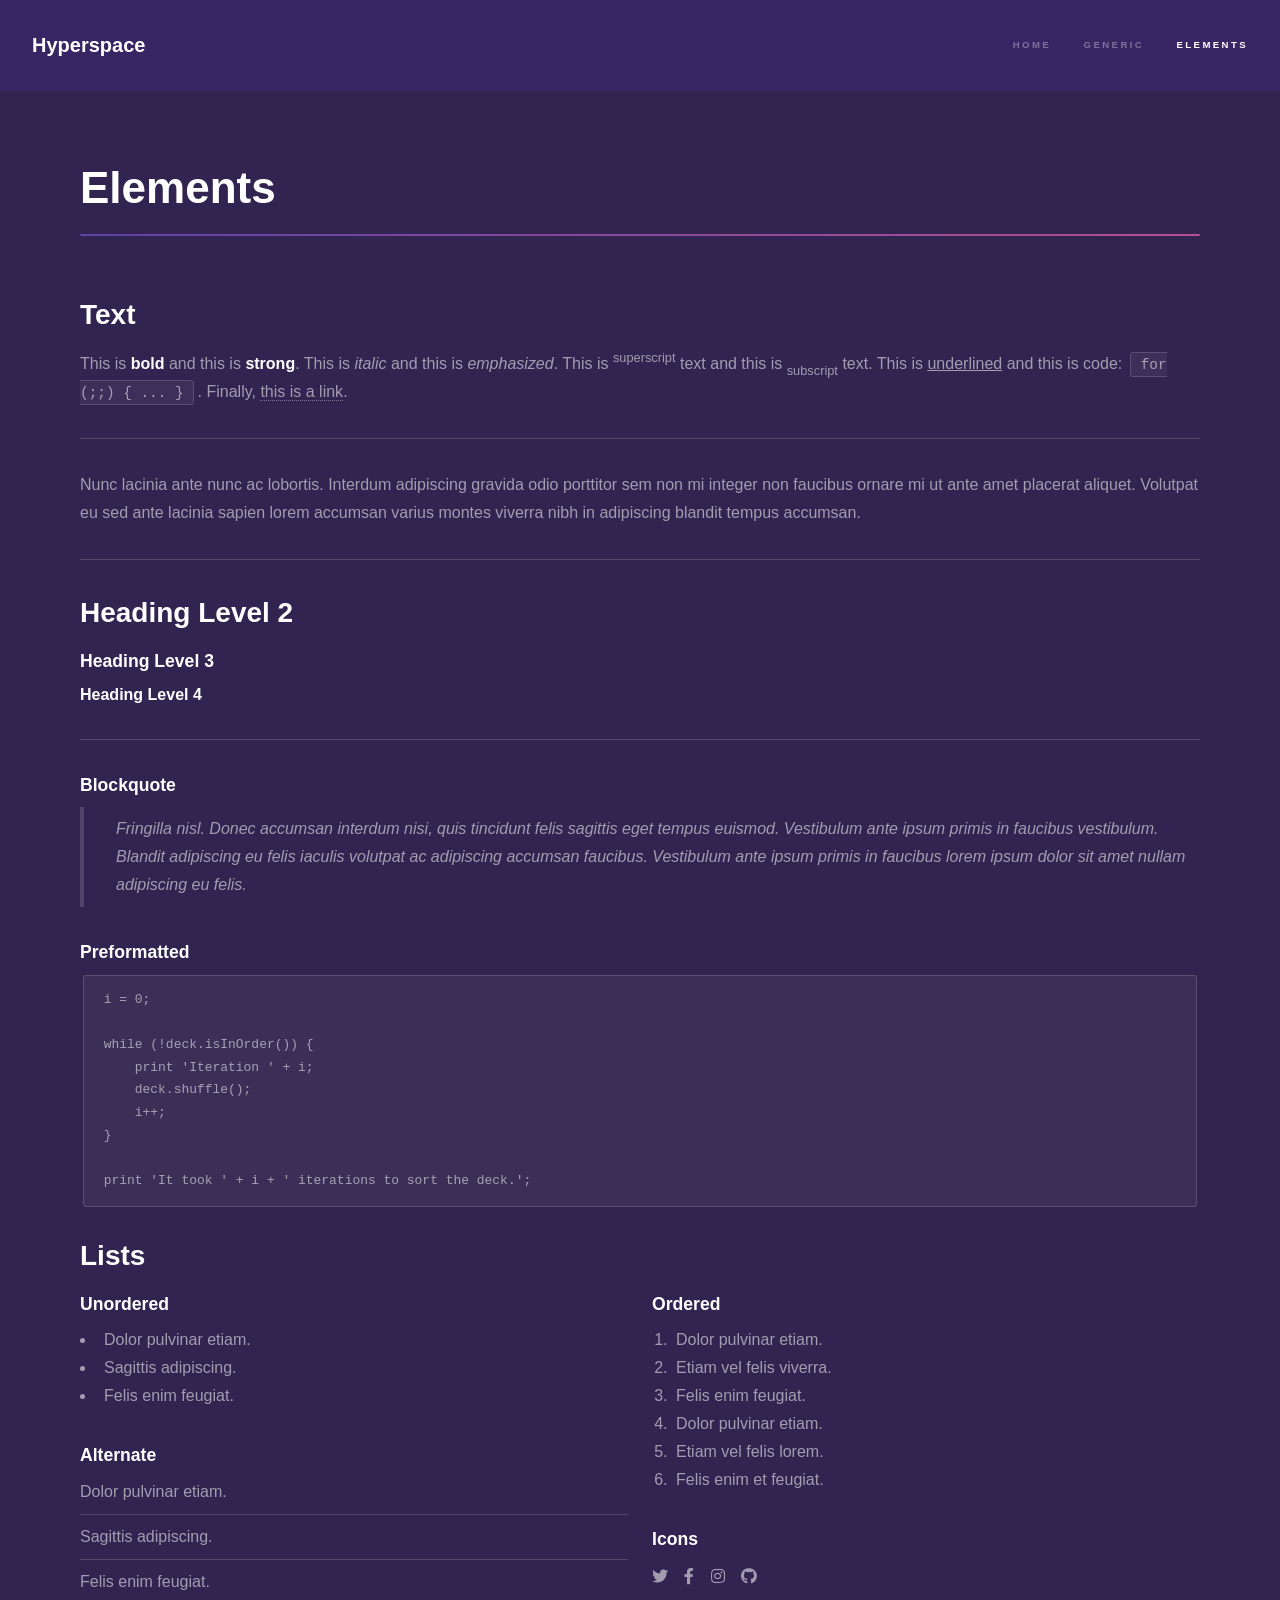
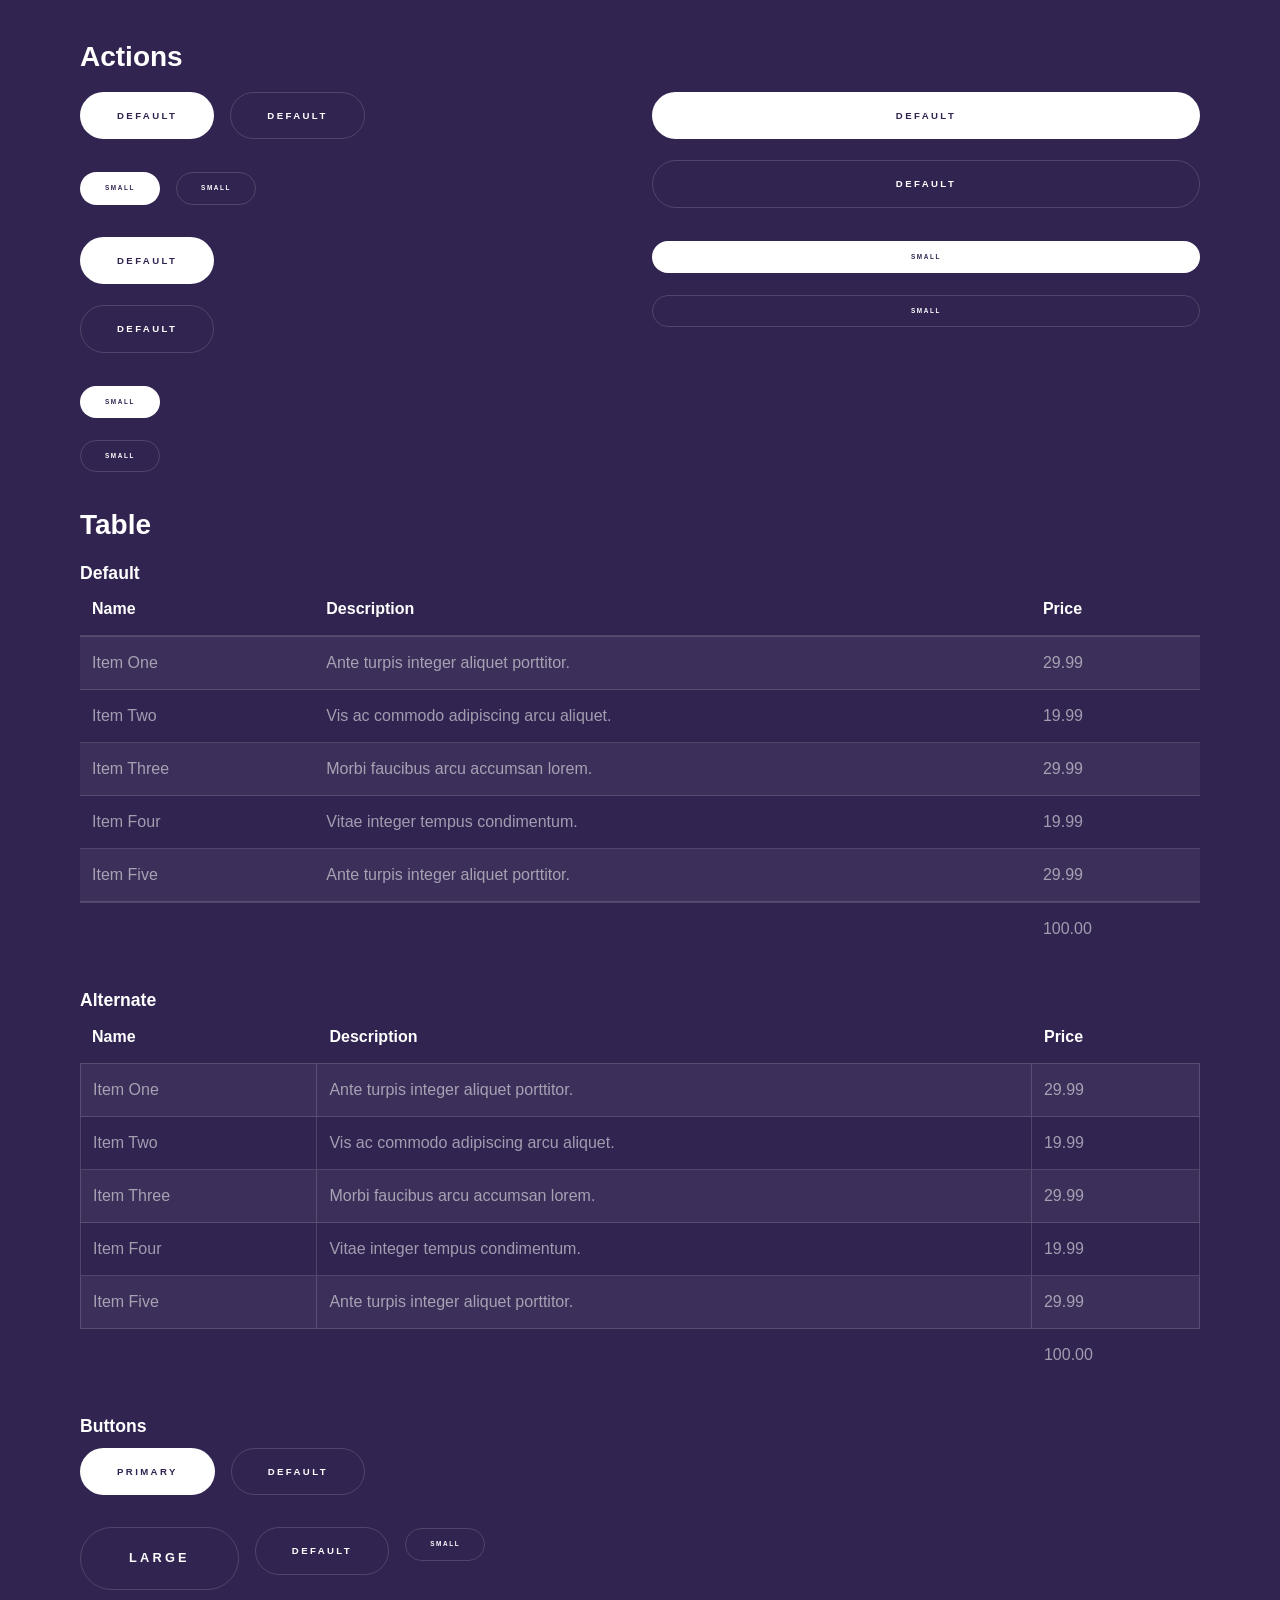
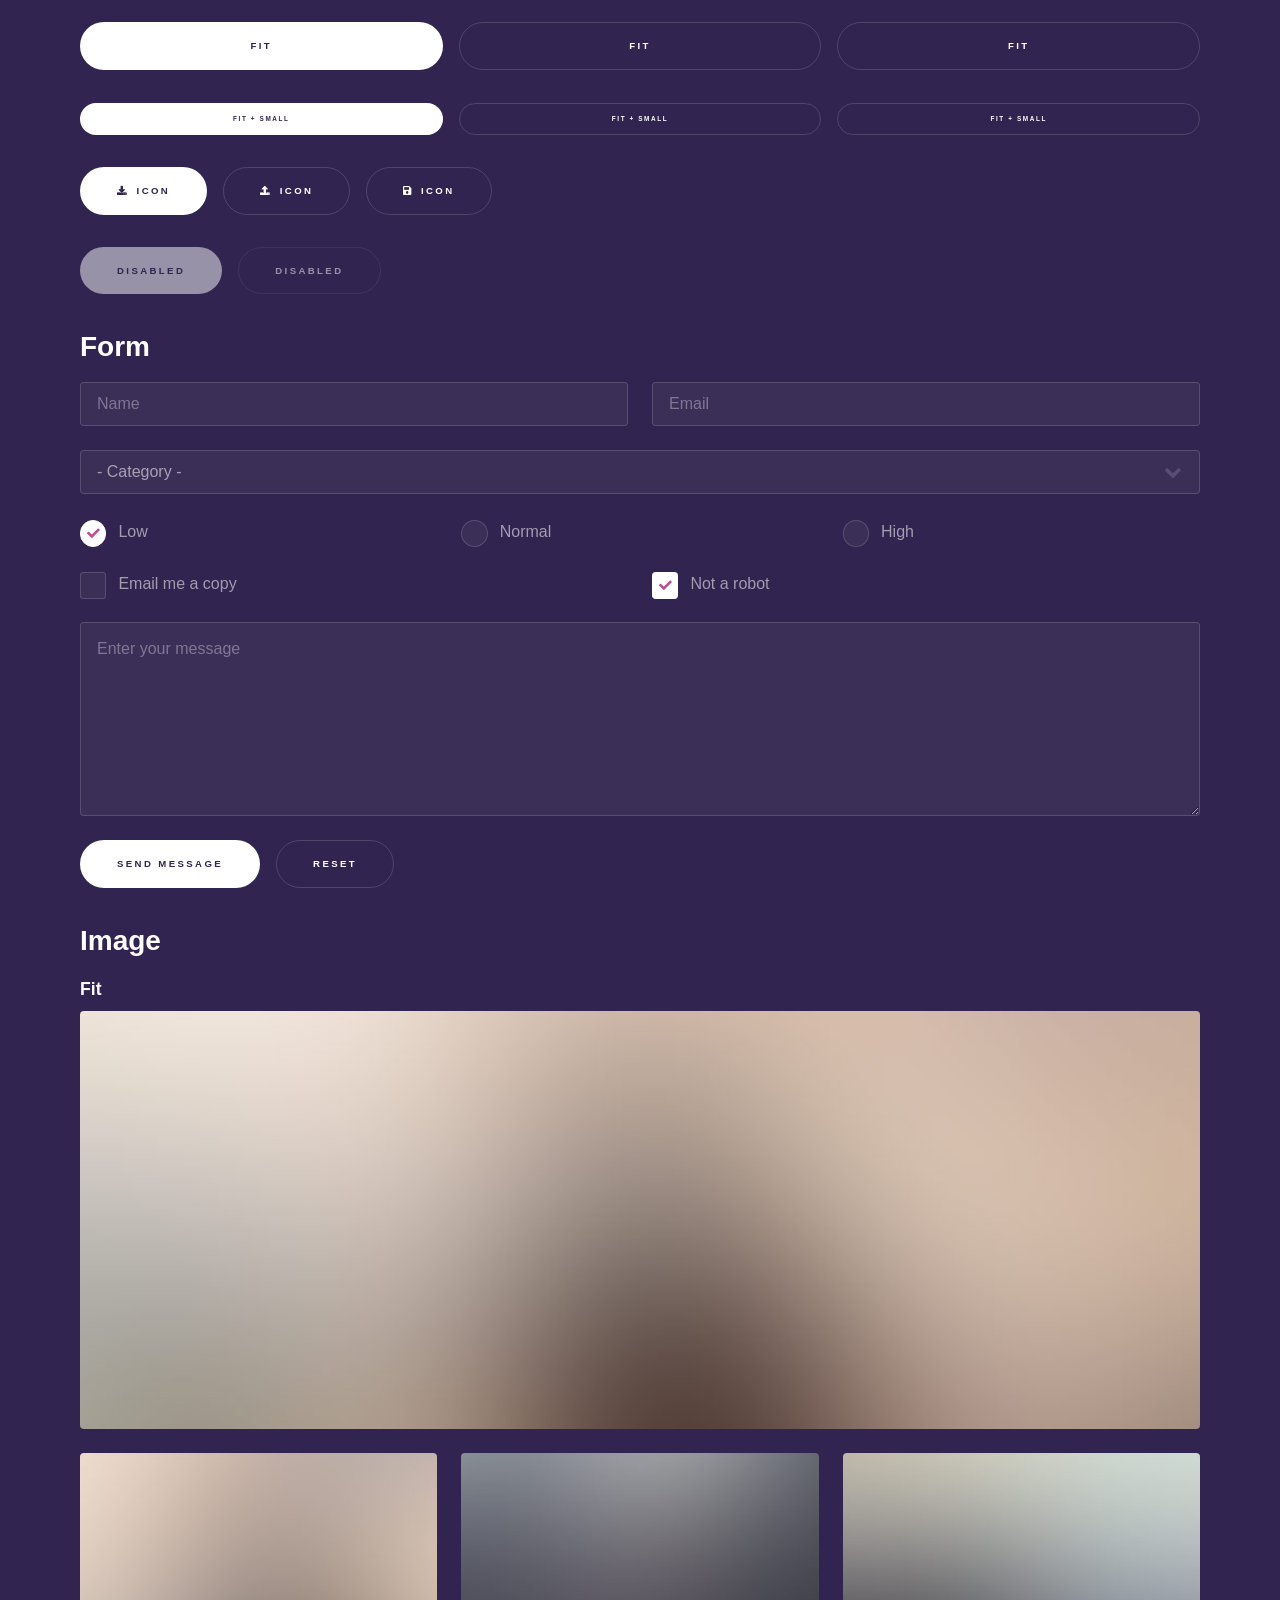
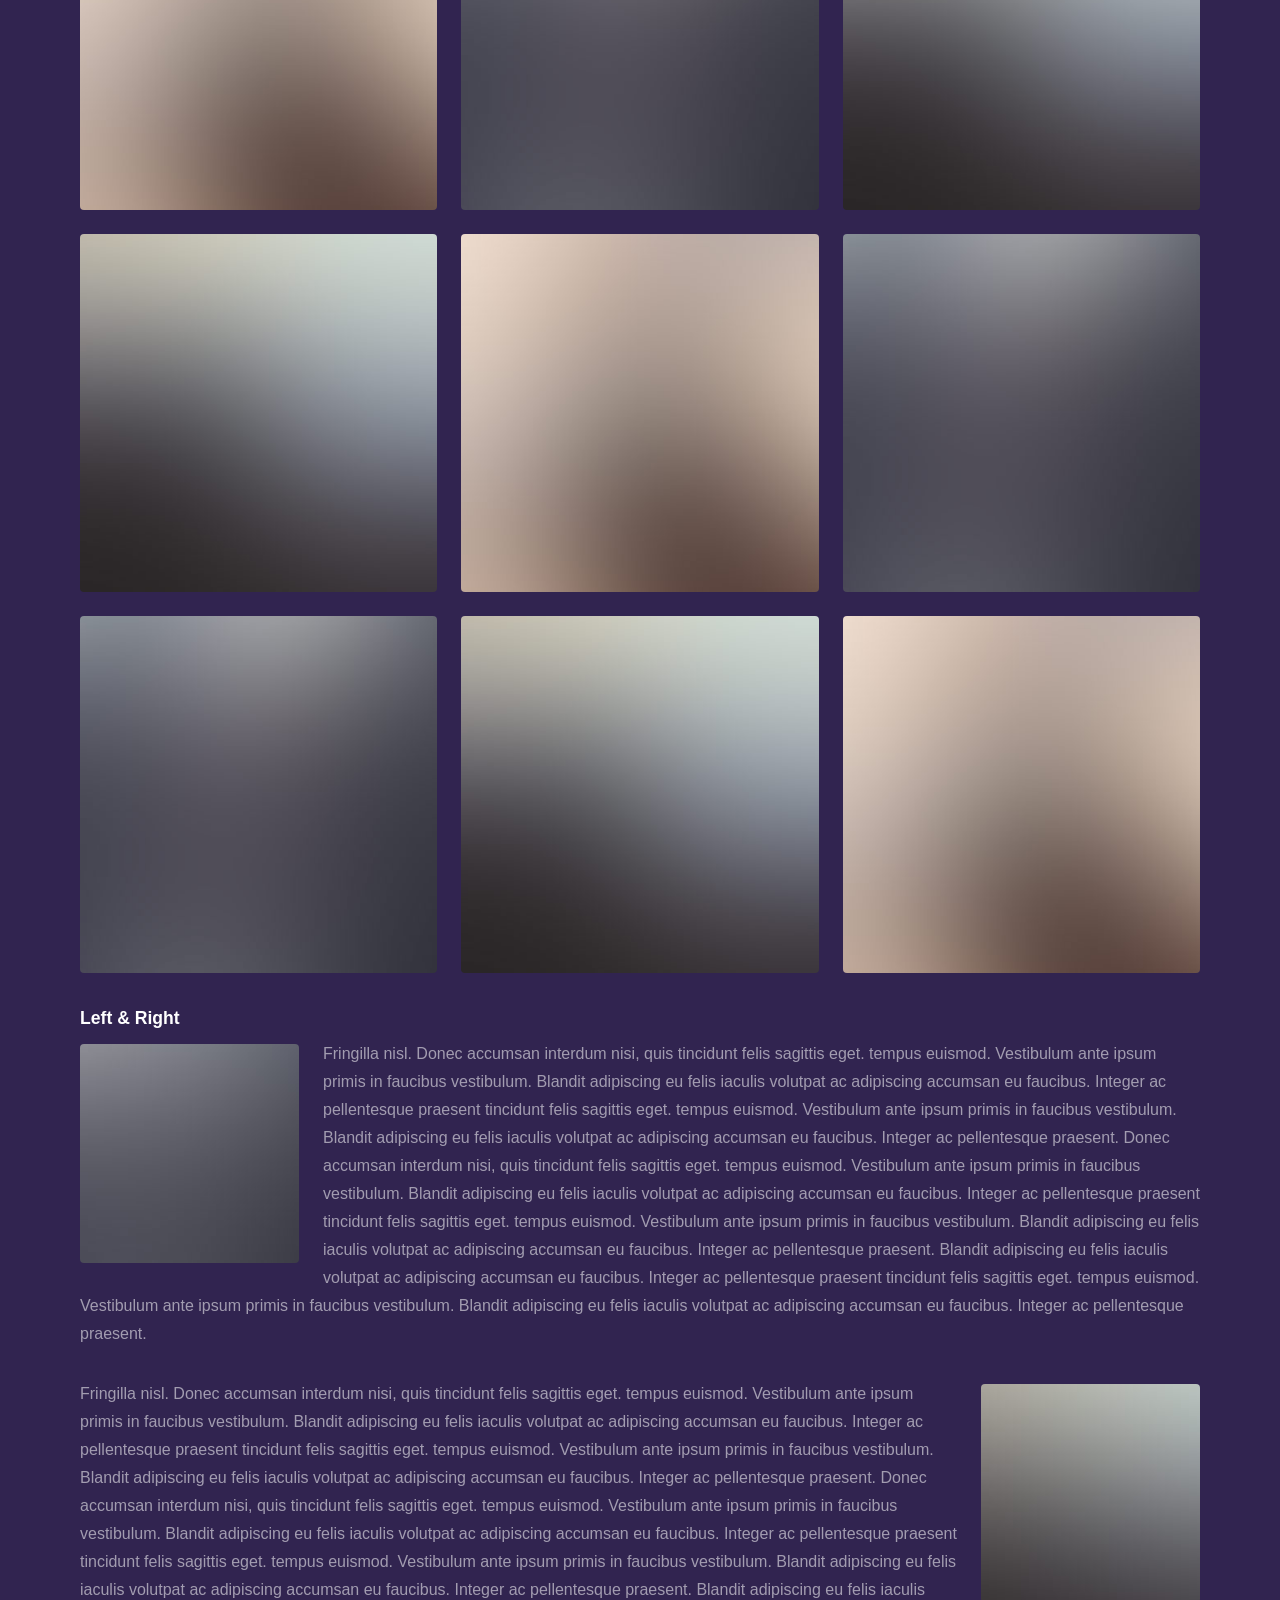
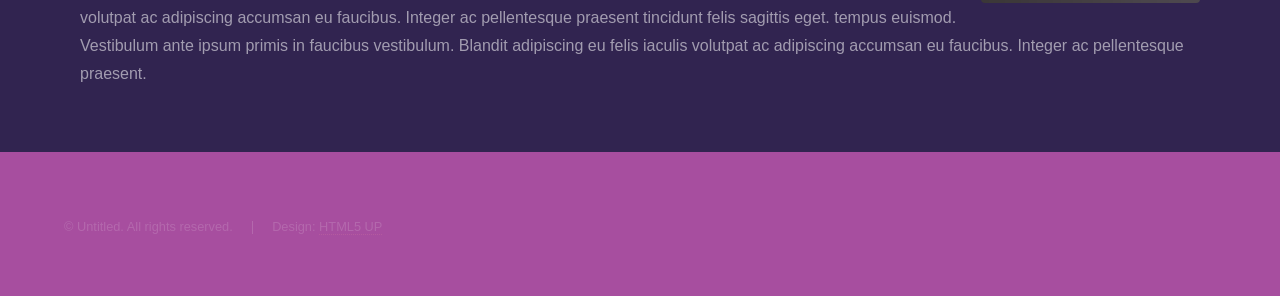
<file: pages/elements.html>
<!DOCTYPE HTML>
<!--
	Hyperspace by HTML5 UP
	html5up.net | @ajlkn
	Free for personal and commercial use under the CCA 3.0 license (html5up.net/license)
-->
<html>
	<head>
		<title>Elements - Hyperspace by HTML5 UP</title>
		<meta charset="utf-8" />
		<meta name="viewport" content="width=device-width, initial-scale=1, user-scalable=no" />
		<link rel="stylesheet" href="/assets/css/main.css" />
		<noscript><link rel="stylesheet" href="assets/css/noscript.css" /></noscript>
	</head>
	<body class="is-preload">

		<!-- Header -->
			<header id="header">
				<a href="index.html" class="title">Hyperspace</a>
				<nav>
					<ul>
						<li><a href="index.html">Home</a></li>
						<li><a href="generic.html">Generic</a></li>
						<li><a href="elements.html"  class="active">Elements</a></li>
					</ul>
				</nav>
			</header>

		<!-- Wrapper -->
			<div id="wrapper">

				<!-- Main -->
					<section id="main" class="wrapper">
						<div class="inner">
							<h1 class="major">Elements</h1>

							<!-- Text -->
								<section>
									<h2>Text</h2>
									<p>This is <b>bold</b> and this is <strong>strong</strong>. This is <i>italic</i> and this is <em>emphasized</em>.
									This is <sup>superscript</sup> text and this is <sub>subscript</sub> text.
									This is <u>underlined</u> and this is code: <code>for (;;) { ... }</code>. Finally, <a href="#">this is a link</a>.</p>
									<hr />
									<p>Nunc lacinia ante nunc ac lobortis. Interdum adipiscing gravida odio porttitor sem non mi integer non faucibus ornare mi ut ante amet placerat aliquet. Volutpat eu sed ante lacinia sapien lorem accumsan varius montes viverra nibh in adipiscing blandit tempus accumsan.</p>
									<hr />
									<h2>Heading Level 2</h2>
									<h3>Heading Level 3</h3>
									<h4>Heading Level 4</h4>
									<hr />
									<h3>Blockquote</h3>
									<blockquote>Fringilla nisl. Donec accumsan interdum nisi, quis tincidunt felis sagittis eget tempus euismod. Vestibulum ante ipsum primis in faucibus vestibulum. Blandit adipiscing eu felis iaculis volutpat ac adipiscing accumsan faucibus. Vestibulum ante ipsum primis in faucibus lorem ipsum dolor sit amet nullam adipiscing eu felis.</blockquote>
									<h3>Preformatted</h3>
									<pre><code>i = 0;

while (!deck.isInOrder()) {
    print 'Iteration ' + i;
    deck.shuffle();
    i++;
}

print 'It took ' + i + ' iterations to sort the deck.';</code></pre>
								</section>

							<!-- Lists -->
								<section>
									<h2>Lists</h2>
									<div class="row">
										<div class="col-6 col-12-medium">
											<h3>Unordered</h3>
											<ul>
												<li>Dolor pulvinar etiam.</li>
												<li>Sagittis adipiscing.</li>
												<li>Felis enim feugiat.</li>
											</ul>
											<h3>Alternate</h3>
											<ul class="alt">
												<li>Dolor pulvinar etiam.</li>
												<li>Sagittis adipiscing.</li>
												<li>Felis enim feugiat.</li>
											</ul>
										</div>
										<div class="col-6 col-12-medium">
											<h3>Ordered</h3>
											<ol>
												<li>Dolor pulvinar etiam.</li>
												<li>Etiam vel felis viverra.</li>
												<li>Felis enim feugiat.</li>
												<li>Dolor pulvinar etiam.</li>
												<li>Etiam vel felis lorem.</li>
												<li>Felis enim et feugiat.</li>
											</ol>
											<h3>Icons</h3>
											<ul class="icons">
												<li><a href="#" class="icon brands fa-twitter"><span class="label">Twitter</span></a></li>
												<li><a href="#" class="icon brands fa-facebook-f"><span class="label">Facebook</span></a></li>
												<li><a href="#" class="icon brands fa-instagram"><span class="label">Instagram</span></a></li>
												<li><a href="#" class="icon brands fa-github"><span class="label">Github</span></a></li>
											</ul>
										</div>
									</div>
									<h2>Actions</h2>
									<div class="row">
										<div class="col-6 col-12-medium">
											<ul class="actions">
												<li><a href="#" class="button primary">Default</a></li>
												<li><a href="#" class="button">Default</a></li>
											</ul>
											<ul class="actions small">
												<li><a href="#" class="button primary small">Small</a></li>
												<li><a href="#" class="button small">Small</a></li>
											</ul>
											<ul class="actions stacked">
												<li><a href="#" class="button primary">Default</a></li>
												<li><a href="#" class="button">Default</a></li>
											</ul>
											<ul class="actions stacked">
												<li><a href="#" class="button primary small">Small</a></li>
												<li><a href="#" class="button small">Small</a></li>
											</ul>
										</div>
										<div class="col-6 col-12-medium">
											<ul class="actions stacked">
												<li><a href="#" class="button primary fit">Default</a></li>
												<li><a href="#" class="button fit">Default</a></li>
											</ul>
											<ul class="actions stacked">
												<li><a href="#" class="button primary small fit">Small</a></li>
												<li><a href="#" class="button small fit">Small</a></li>
											</ul>
										</div>
									</div>
								</section>

							<!-- Table -->
								<section>
									<h2>Table</h2>
									<h3>Default</h3>
									<div class="table-wrapper">
										<table>
											<thead>
												<tr>
													<th>Name</th>
													<th>Description</th>
													<th>Price</th>
												</tr>
											</thead>
											<tbody>
												<tr>
													<td>Item One</td>
													<td>Ante turpis integer aliquet porttitor.</td>
													<td>29.99</td>
												</tr>
												<tr>
													<td>Item Two</td>
													<td>Vis ac commodo adipiscing arcu aliquet.</td>
													<td>19.99</td>
												</tr>
												<tr>
													<td>Item Three</td>
													<td> Morbi faucibus arcu accumsan lorem.</td>
													<td>29.99</td>
												</tr>
												<tr>
													<td>Item Four</td>
													<td>Vitae integer tempus condimentum.</td>
													<td>19.99</td>
												</tr>
												<tr>
													<td>Item Five</td>
													<td>Ante turpis integer aliquet porttitor.</td>
													<td>29.99</td>
												</tr>
											</tbody>
											<tfoot>
												<tr>
													<td colspan="2"></td>
													<td>100.00</td>
												</tr>
											</tfoot>
										</table>
									</div>

									<h3>Alternate</h3>
									<div class="table-wrapper">
										<table class="alt">
											<thead>
												<tr>
													<th>Name</th>
													<th>Description</th>
													<th>Price</th>
												</tr>
											</thead>
											<tbody>
												<tr>
													<td>Item One</td>
													<td>Ante turpis integer aliquet porttitor.</td>
													<td>29.99</td>
												</tr>
												<tr>
													<td>Item Two</td>
													<td>Vis ac commodo adipiscing arcu aliquet.</td>
													<td>19.99</td>
												</tr>
												<tr>
													<td>Item Three</td>
													<td> Morbi faucibus arcu accumsan lorem.</td>
													<td>29.99</td>
												</tr>
												<tr>
													<td>Item Four</td>
													<td>Vitae integer tempus condimentum.</td>
													<td>19.99</td>
												</tr>
												<tr>
													<td>Item Five</td>
													<td>Ante turpis integer aliquet porttitor.</td>
													<td>29.99</td>
												</tr>
											</tbody>
											<tfoot>
												<tr>
													<td colspan="2"></td>
													<td>100.00</td>
												</tr>
											</tfoot>
										</table>
									</div>
								</section>

							<!-- Buttons -->
								<section>
									<h3>Buttons</h3>
									<ul class="actions">
										<li><a href="#" class="button primary">Primary</a></li>
										<li><a href="#" class="button">Default</a></li>
									</ul>
									<ul class="actions">
										<li><a href="#" class="button large">Large</a></li>
										<li><a href="#" class="button">Default</a></li>
										<li><a href="#" class="button small">Small</a></li>
									</ul>
									<ul class="actions fit">
										<li><a href="#" class="button primary fit">Fit</a></li>
										<li><a href="#" class="button fit">Fit</a></li>
										<li><a href="#" class="button fit">Fit</a></li>
									</ul>
									<ul class="actions fit small">
										<li><a href="#" class="button primary fit small">Fit + Small</a></li>
										<li><a href="#" class="button fit small">Fit + Small</a></li>
										<li><a href="#" class="button fit small">Fit + Small</a></li>
									</ul>
									<ul class="actions">
										<li><a href="#" class="button primary icon solid fa-download">Icon</a></li>
										<li><a href="#" class="button icon solid fa-upload">Icon</a></li>
										<li><a href="#" class="button icon solid fa-save">Icon</a></li>
									</ul>
									<ul class="actions">
										<li><span class="button primary disabled">Disabled</span></li>
										<li><span class="button disabled">Disabled</span></li>
									</ul>
								</section>

							<!-- Form -->
								<section>
									<h2>Form</h2>
									<form method="post" action="#">
										<div class="row gtr-uniform">
											<div class="col-6 col-12-xsmall">
												<input type="text" name="demo-name" id="demo-name" value="" placeholder="Name" />
											</div>
											<div class="col-6 col-12-xsmall">
												<input type="email" name="demo-email" id="demo-email" value="" placeholder="Email" />
											</div>
											<div class="col-12">
												<select name="demo-category" id="demo-category">
													<option value="">- Category -</option>
													<option value="1">Manufacturing</option>
													<option value="1">Shipping</option>
													<option value="1">Administration</option>
													<option value="1">Human Resources</option>
												</select>
											</div>
											<div class="col-4 col-12-small">
												<input type="radio" id="demo-priority-low" name="demo-priority" checked>
												<label for="demo-priority-low">Low</label>
											</div>
											<div class="col-4 col-12-small">
												<input type="radio" id="demo-priority-normal" name="demo-priority">
												<label for="demo-priority-normal">Normal</label>
											</div>
											<div class="col-4 col-12-small">
												<input type="radio" id="demo-priority-high" name="demo-priority">
												<label for="demo-priority-high">High</label>
											</div>
											<div class="col-6 col-12-small">
												<input type="checkbox" id="demo-copy" name="demo-copy">
												<label for="demo-copy">Email me a copy</label>
											</div>
											<div class="col-6 col-12-small">
												<input type="checkbox" id="demo-human" name="demo-human" checked>
												<label for="demo-human">Not a robot</label>
											</div>
											<div class="col-12">
												<textarea name="demo-message" id="demo-message" placeholder="Enter your message" rows="6"></textarea>
											</div>
											<div class="col-12">
												<ul class="actions">
													<li><input type="submit" value="Send Message" class="primary" /></li>
													<li><input type="reset" value="Reset" /></li>
												</ul>
											</div>
										</div>
									</form>
								</section>

							<!-- Image -->
								<section>
									<h2>Image</h2>
									<h3>Fit</h3>
									<div class="box alt">
										<div class="row gtr-uniform">
											<div class="col-12"><span class="image fit"><img src="/images/pic04.jpg" alt="" /></span></div>
											<div class="col-4"><span class="image fit"><img src="/images/pic01.jpg" alt="" /></span></div>
											<div class="col-4"><span class="image fit"><img src="/images/pic02.jpg" alt="" /></span></div>
											<div class="col-4"><span class="image fit"><img src="/images/pic03.jpg" alt="" /></span></div>
											<div class="col-4"><span class="image fit"><img src="/images/pic03.jpg" alt="" /></span></div>
											<div class="col-4"><span class="image fit"><img src="/images/pic01.jpg" alt="" /></span></div>
											<div class="col-4"><span class="image fit"><img src="/images/pic02.jpg" alt="" /></span></div>
											<div class="col-4"><span class="image fit"><img src="/images/pic02.jpg" alt="" /></span></div>
											<div class="col-4"><span class="image fit"><img src="/images/pic03.jpg" alt="" /></span></div>
											<div class="col-4"><span class="image fit"><img src="/images/pic01.jpg" alt="" /></span></div>
										</div>
									</div>
									<h3>Left &amp; Right</h3>
									<p><span class="image left"><img src="/images/pic05.jpg" alt="" /></span>Fringilla nisl. Donec accumsan interdum nisi, quis tincidunt felis sagittis eget. tempus euismod. Vestibulum ante ipsum primis in faucibus vestibulum. Blandit adipiscing eu felis iaculis volutpat ac adipiscing accumsan eu faucibus. Integer ac pellentesque praesent tincidunt felis sagittis eget. tempus euismod. Vestibulum ante ipsum primis in faucibus vestibulum. Blandit adipiscing eu felis iaculis volutpat ac adipiscing accumsan eu faucibus. Integer ac pellentesque praesent. Donec accumsan interdum nisi, quis tincidunt felis sagittis eget. tempus euismod. Vestibulum ante ipsum primis in faucibus vestibulum. Blandit adipiscing eu felis iaculis volutpat ac adipiscing accumsan eu faucibus. Integer ac pellentesque praesent tincidunt felis sagittis eget. tempus euismod. Vestibulum ante ipsum primis in faucibus vestibulum. Blandit adipiscing eu felis iaculis volutpat ac adipiscing accumsan eu faucibus. Integer ac pellentesque praesent. Blandit adipiscing eu felis iaculis volutpat ac adipiscing accumsan eu faucibus. Integer ac pellentesque praesent tincidunt felis sagittis eget. tempus euismod. Vestibulum ante ipsum primis in faucibus vestibulum. Blandit adipiscing eu felis iaculis volutpat ac adipiscing accumsan eu faucibus. Integer ac pellentesque praesent.</p>
									<p><span class="image right"><img src="/images/pic06.jpg" alt="" /></span>Fringilla nisl. Donec accumsan interdum nisi, quis tincidunt felis sagittis eget. tempus euismod. Vestibulum ante ipsum primis in faucibus vestibulum. Blandit adipiscing eu felis iaculis volutpat ac adipiscing accumsan eu faucibus. Integer ac pellentesque praesent tincidunt felis sagittis eget. tempus euismod. Vestibulum ante ipsum primis in faucibus vestibulum. Blandit adipiscing eu felis iaculis volutpat ac adipiscing accumsan eu faucibus. Integer ac pellentesque praesent. Donec accumsan interdum nisi, quis tincidunt felis sagittis eget. tempus euismod. Vestibulum ante ipsum primis in faucibus vestibulum. Blandit adipiscing eu felis iaculis volutpat ac adipiscing accumsan eu faucibus. Integer ac pellentesque praesent tincidunt felis sagittis eget. tempus euismod. Vestibulum ante ipsum primis in faucibus vestibulum. Blandit adipiscing eu felis iaculis volutpat ac adipiscing accumsan eu faucibus. Integer ac pellentesque praesent. Blandit adipiscing eu felis iaculis volutpat ac adipiscing accumsan eu faucibus. Integer ac pellentesque praesent tincidunt felis sagittis eget. tempus euismod. Vestibulum ante ipsum primis in faucibus vestibulum. Blandit adipiscing eu felis iaculis volutpat ac adipiscing accumsan eu faucibus. Integer ac pellentesque praesent.</p>
								</section>

						</div>
					</section>

			</div>

		<!-- Footer -->
			<footer id="footer" class="wrapper alt">
				<div class="inner">
					<ul class="menu">
						<li>&copy; Untitled. All rights reserved.</li><li>Design: <a href="http://html5up.net">HTML5 UP</a></li>
					</ul>
				</div>
			</footer>

		<!-- Scripts -->
			<script src="/assets/js/jquery.min.js"></script>
			<script src="/assets/js/jquery.scrollex.min.js"></script>
			<script src="/assets/js/jquery.scrolly.min.js"></script>
			<script src="/assets/js/browser.min.js"></script>
			<script src="/assets/js/breakpoints.min.js"></script>
			<script src="/assets/js/util.js"></script>
			<script src="/assets/js/main.js"></script>

	</body>
</html>
</file>
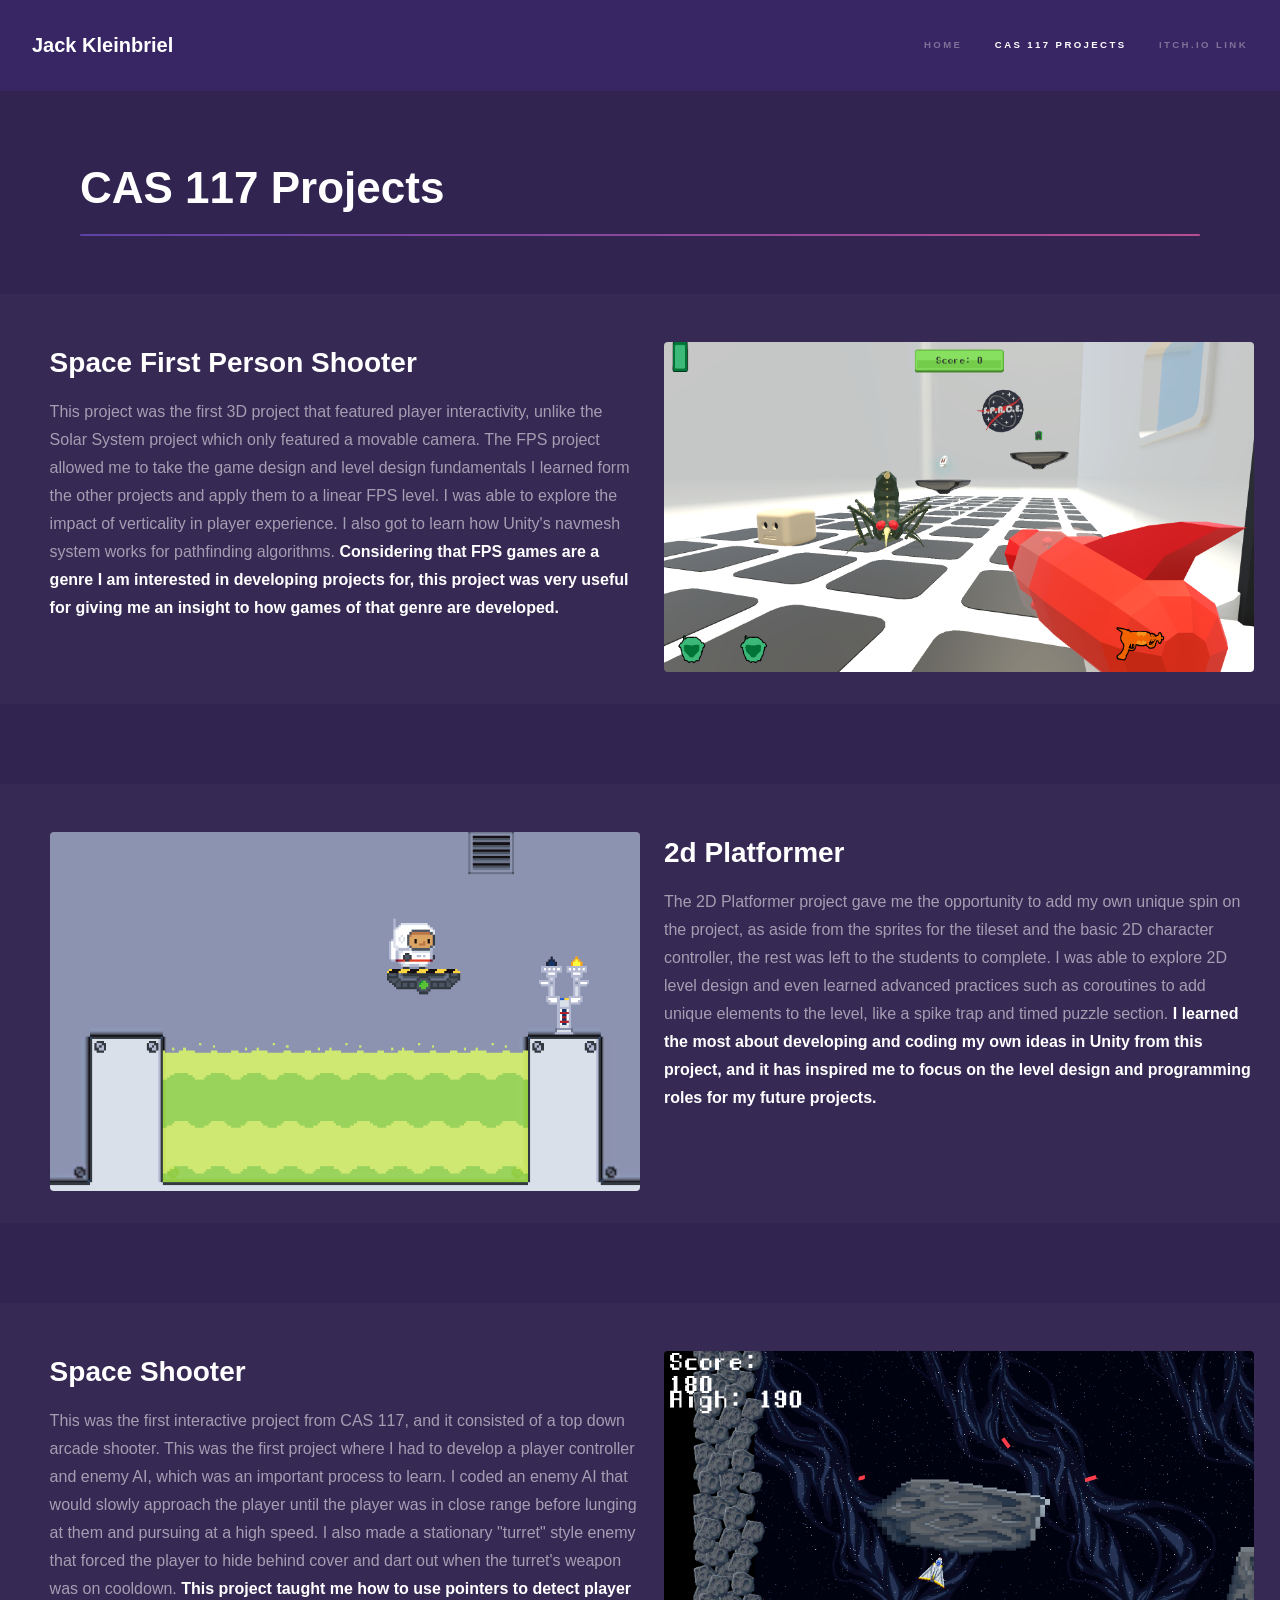
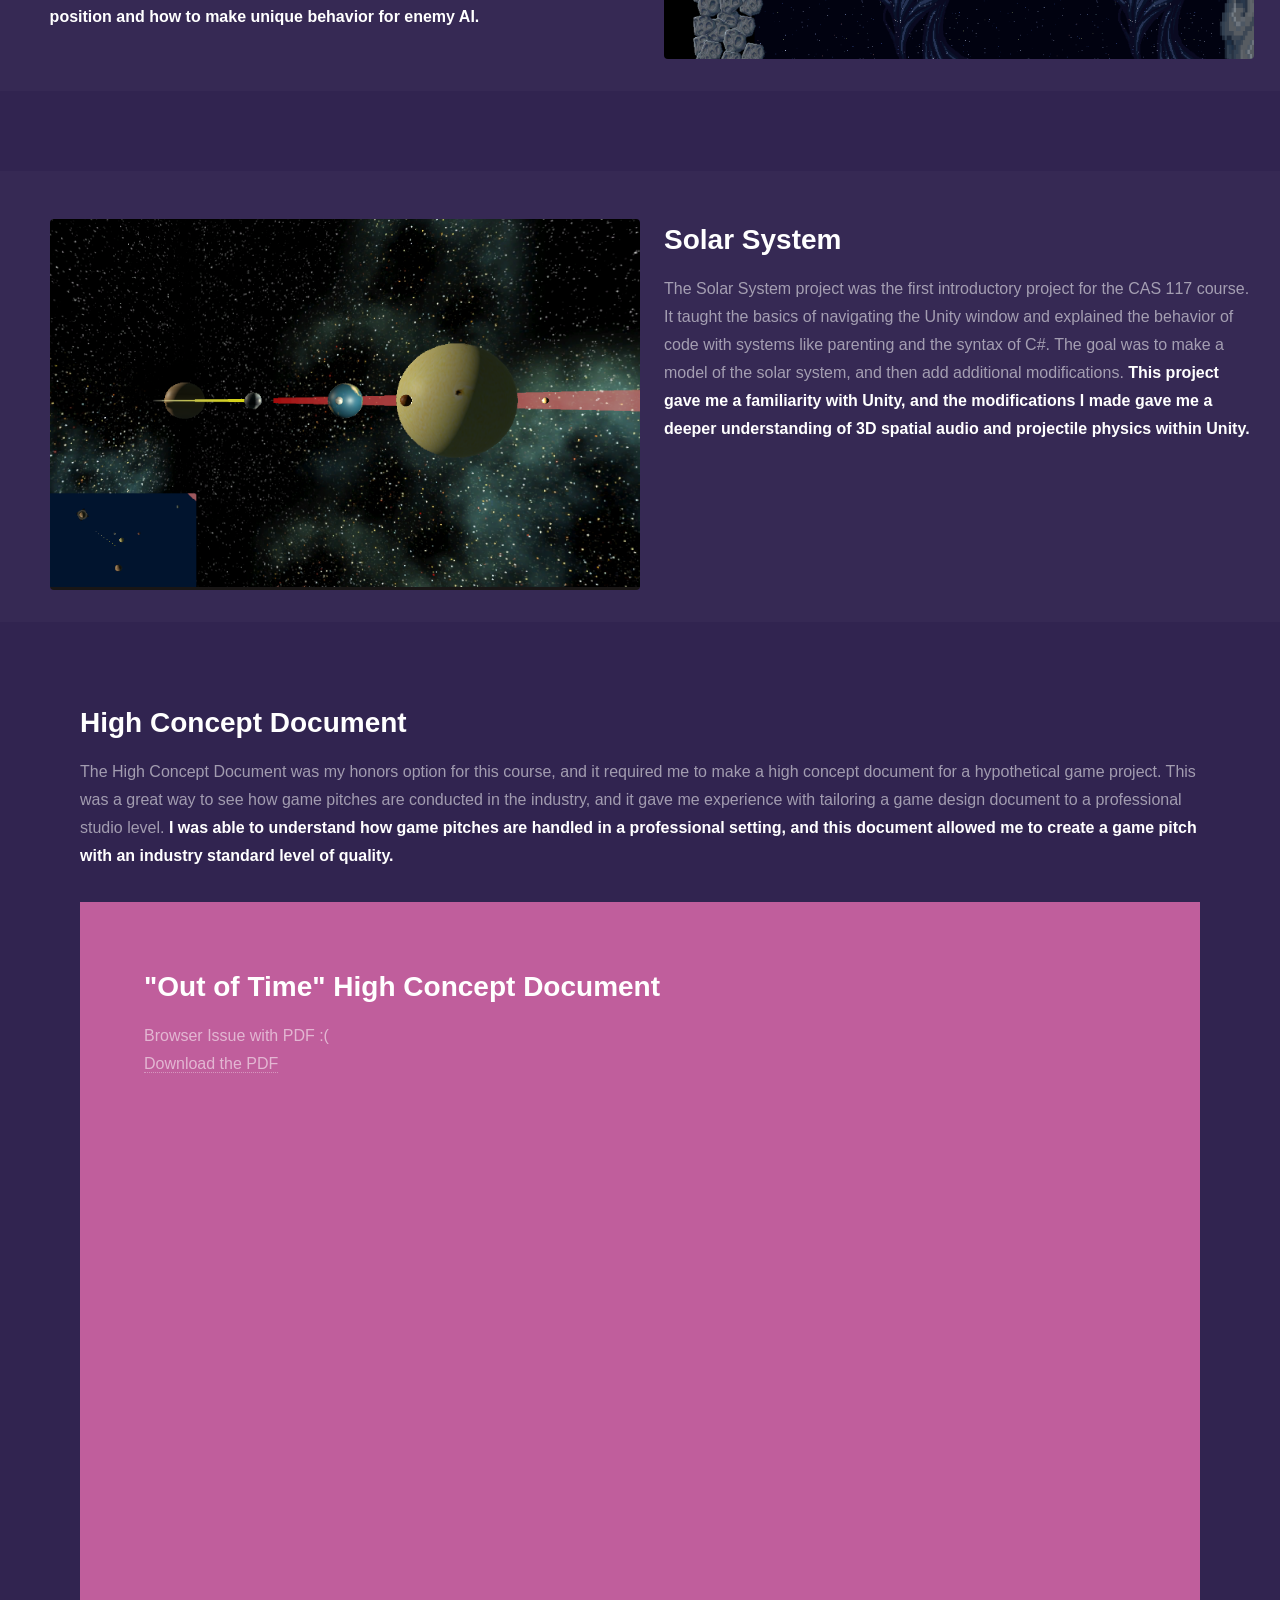
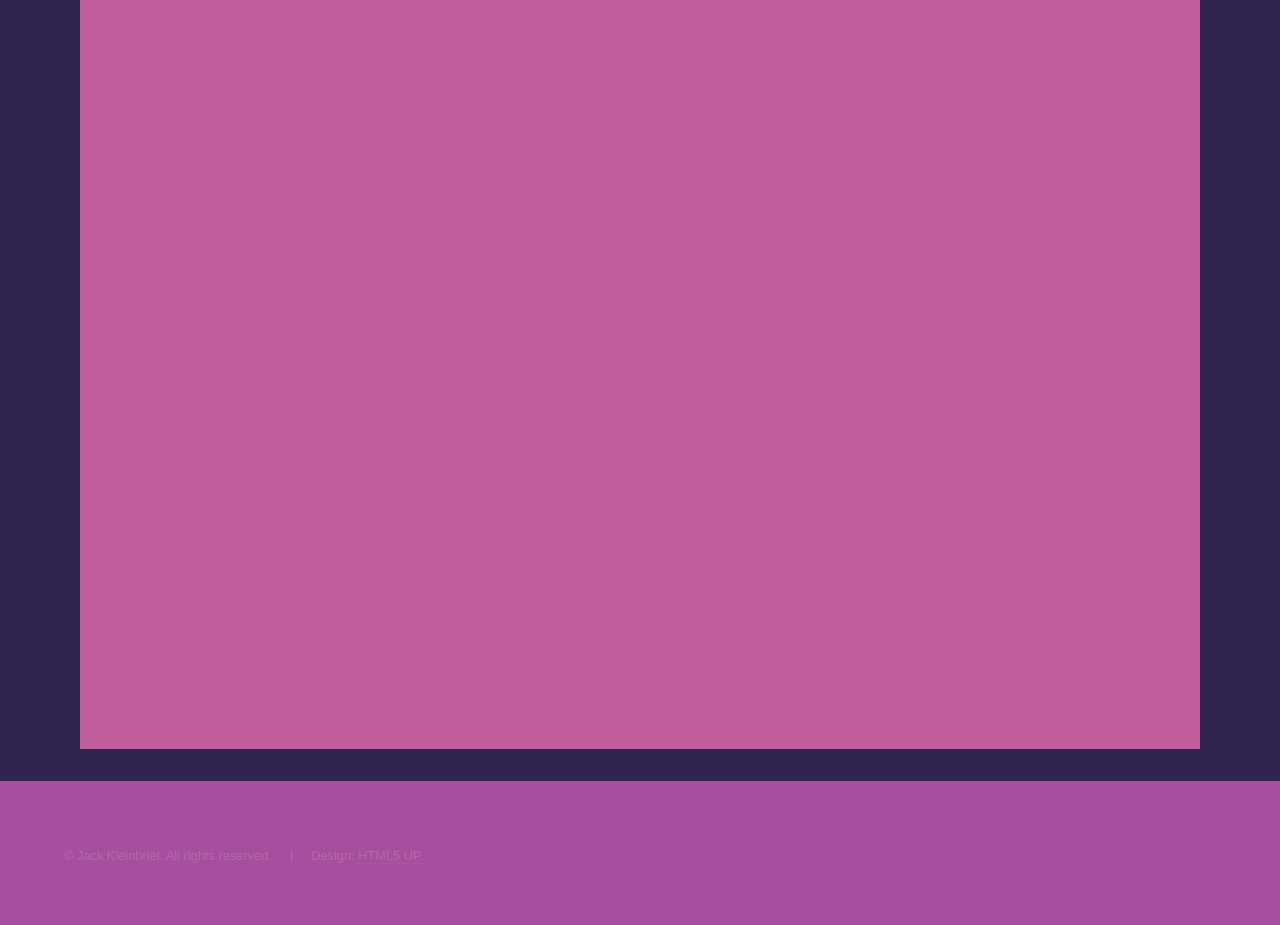
<file: pages/projects/CAS.html>
<!DOCTYPE HTML>
<html>
	<head>
		<title>CAS 117 Projects - Jack Kleinbriel</title>
		<link rel="icon" type="image/x-icon" href="/images/favicon.ico">
		<meta charset="utf-8" />
		<meta name="viewport" content="width=device-width, initial-scale=1, user-scalable=no" />
		<link rel="stylesheet" href="/assets/css/main.css" />
		<noscript><link rel="stylesheet" href="/assets/css/noscript.css" /></noscript>
	</head>
	<body class="is-preload">

		<!-- Header -->
			<header id="header">
				<a href="/index.html" class="title">Jack Kleinbriel</a>
				<nav>
					<ul>
						<li><a href="/index.html">Home</a></li>
						<li><a href="/pages/projects/CAS.html" class="active">CAS 117 Projects</a></li>
						<li><a href="https://drdragonfruit.itch.io/">itch.io link</a></li>
					</ul>
				</nav>
			</header>

		<!-- Wrapper -->
			<div id="wrapper">
				<!-- Main -->
					<section id="main" class="wrapper">
						<div class="inner">
							<h1 class="major">CAS 117 Projects</h1>
							<!-- Image -->
							<!--<span class="image fit"><img src="/images/pic04.jpg" alt="" /></span>-->
							<div class="row aln-top content-box">
								<div class="col-6 col-12-medium">
									<h2>Space First Person Shooter</h2>
									<p>
									This project was the first 3D project that featured player interactivity, unlike the Solar System project which only featured a movable camera. The FPS project allowed me to take the game design and level design fundamentals I learned form the other projects and apply them to a linear FPS level. I was able to explore the impact of verticality in player experience. I also got to learn how Unity's navmesh system works for pathfinding algorithms. <b>Considering that FPS games are a genre I am interested in developing projects for, this project was very useful for giving me an insight to how games of that genre are developed.</b>
									</p>
								</div>
								<div class="col-6 col-12-medium">
									<span class="image fit">
										<img src="/images/projects/CAS117/SpaceFPS.png" alt="" />
									</span>
								</div>
							</div>
							<div class="row aln-top content-box">
								<div class="col-6 col-12-medium">
									<span class="image fit">
										<img src="/images/projects/CAS117/2dPlatformer.png" alt=""/>
									</span>
								</div>

								<div class="col-6 col-12-medium">
									<h2>2d Platformer</h2>
									<p>
									The 2D Platformer project gave me the opportunity to add my own unique spin on the project, as aside from the sprites for the tileset and the basic 2D character controller, the rest was left to the students to complete. I was able to explore 2D level design and even learned advanced practices such as coroutines to add unique elements to the level, like a spike trap and timed puzzle section. <b>I learned the most about developing and coding my own ideas in Unity from this project, and it has inspired me to focus on the level design and programming roles for my future projects.</b>
									</p>
								</div>
							</div>
							<div class="row aln-top content-box">
								<div class="col-6 col-12-medium">
									<h2>Space Shooter</h2>
									<p>
									This was the first interactive project from CAS 117, and it consisted of a top down arcade shooter. This was the first project where I had to develop a player controller and enemy AI, which was an important process to learn. I coded an enemy AI that would slowly approach the player until the player was in close range before lunging at them and pursuing at a high speed. I also made a stationary "turret" style enemy that forced the player to hide behind cover and dart out when the turret's weapon was on cooldown. <b>This project taught me how to use pointers to detect player position and how to make unique behavior for enemy AI.</b>
									</p>
								</div>

								<div class="col-6 col-12-medium">
									<span class="image fit">
										<img src="/images/projects/CAS117/SpaceShooter.png" alt="" />
									</span>
								</div>
							</div>
							<div class="row aln-top content-box">
								<div class="col-6 col-12-medium">
									<span class="image fit">
										<img src="/images/projects/CAS117/SolarSystem.png" alt=""/>
									</span>
								</div>

								<div class="col-6 col-12-medium">
									<h2>Solar System</h2>
									<p>
									The Solar System project was the first introductory project for the CAS 117 course. It taught the basics of navigating the Unity window and explained the behavior of code with systems like parenting and the syntax of C#. The goal was to make a model of the solar system, and then add additional modifications. <b>This project gave me a familiarity with Unity, and the modifications I made gave me a deeper understanding of 3D spatial audio and projectile physics within Unity.</b>
									</p>
								</div>
							</div>
							<div class="col-6 col-12-medium">
									<h2>High Concept Document</h2>
									<p>
									The High Concept Document was my honors option for this course, and it required me to make a high concept document for a hypothetical game project. This was a great way to see how game pitches are conducted in the industry, and it gave me experience with tailoring a game design document to a professional studio level. <b>I was able to understand how game pitches are handled in a professional setting, and this document allowed me to create a game pitch with an industry standard level of quality.</b>
									</p>
								</div>
							<section id="two" class="wrapper style3 fade-up resume-section">
						<div class="inner">
							<h2>"Out of Time" High Concept Document</h2>
							<object data="/documents/Jack Kleinbriel - High Concept.pdf" type="application/pdf" class="resume-pdf">
								<p>Browser Issue with PDF :( <br/>
									<a href="/documents/Jack Kleinbriel - High Concept.pdf">Download the PDF</a></p>
							</object>
						</div>
					</section>
							</div>
						</div>
					</section>
			</div>

		<!-- Footer -->
			<footer id="footer" class="wrapper alt">
				<div class="inner">
					<ul class="menu">
						<li>&copy; Jack Kleinbriel. All rights reserved.</li><li>Design: <a href="http://html5up.net">HTML5 UP</a></li>
					</ul>
				</div>
			</footer>

		<!-- Scripts -->
			<script src="/assets/js/jquery.min.js"></script>
			<script src="/assets/js/jquery.scrollex.min.js"></script>
			<script src="/assets/js/jquery.scrolly.min.js"></script>
			<script src="/assets/js/browser.min.js"></script>
			<script src="/assets/js/breakpoints.min.js"></script>
			<script src="/assets/js/util.js"></script>
			<script src="/assets/js/main.js"></script>

	</body>
</html>
</file>
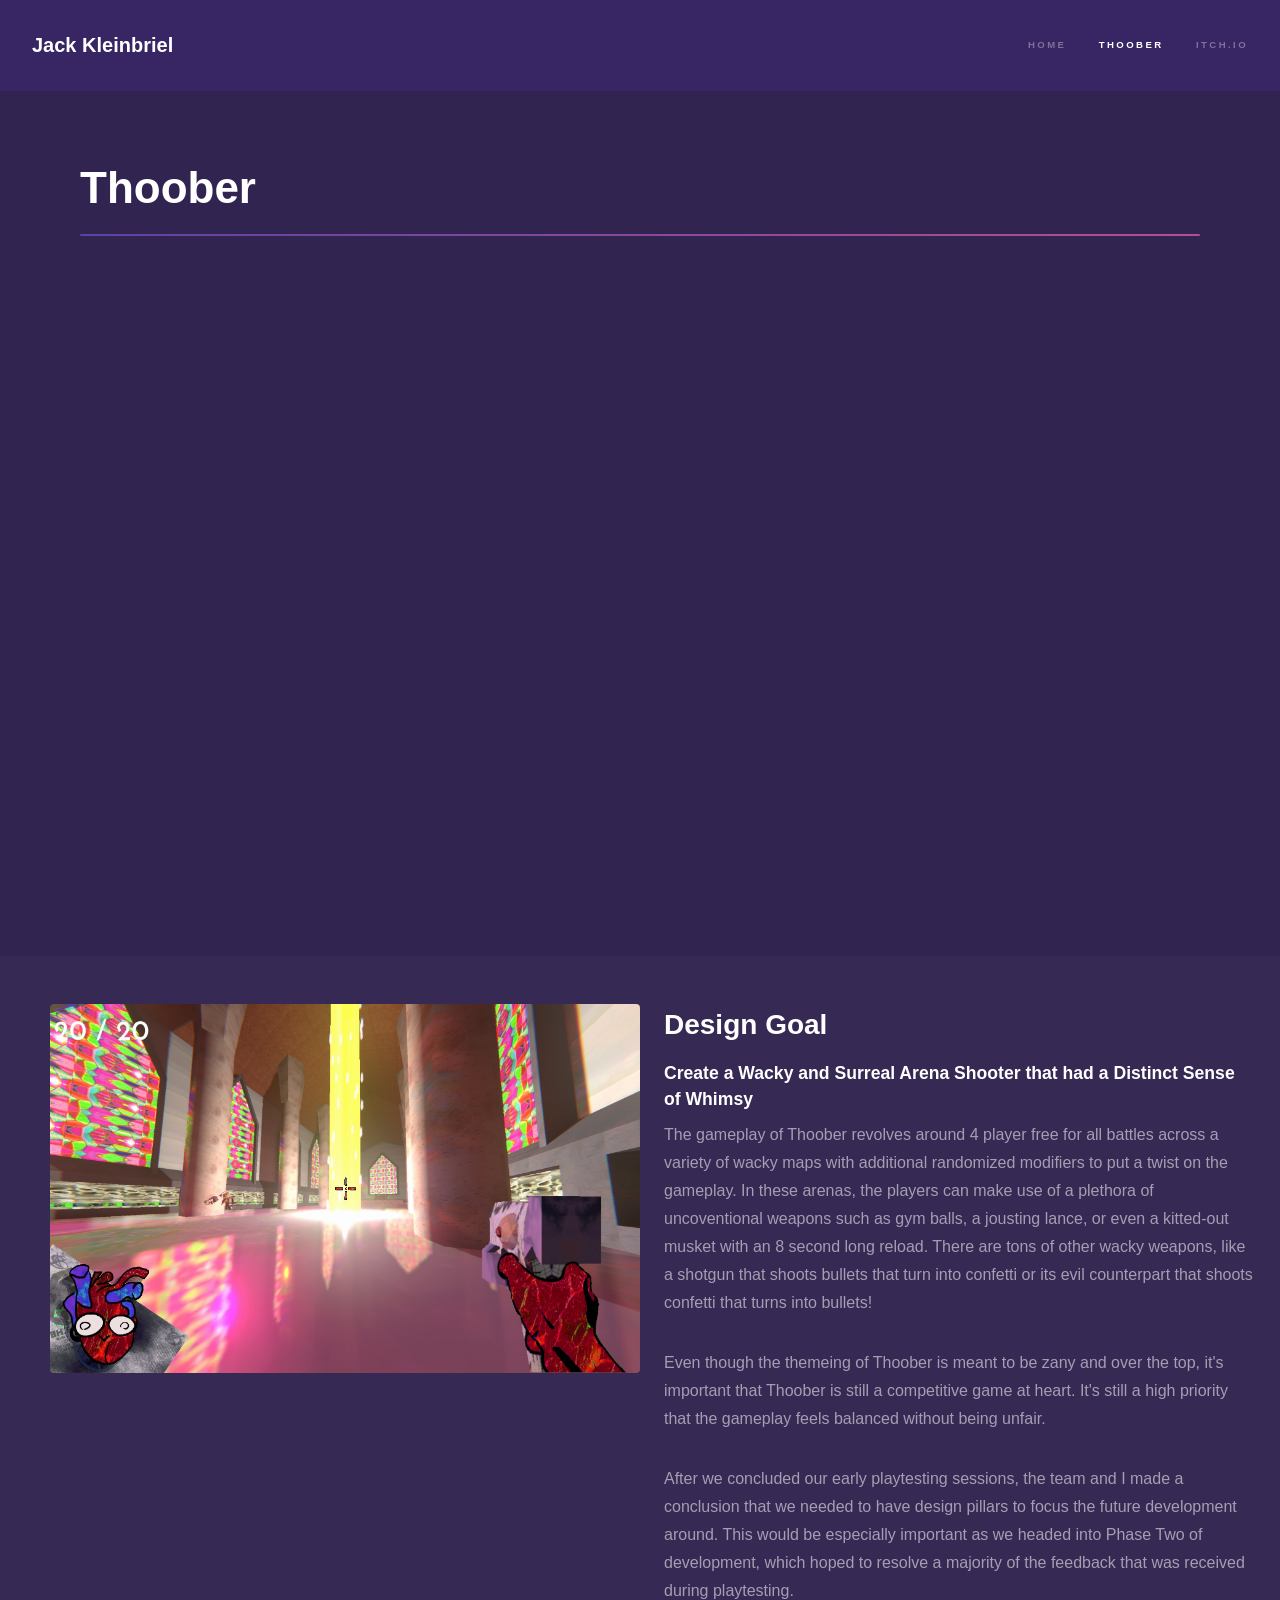
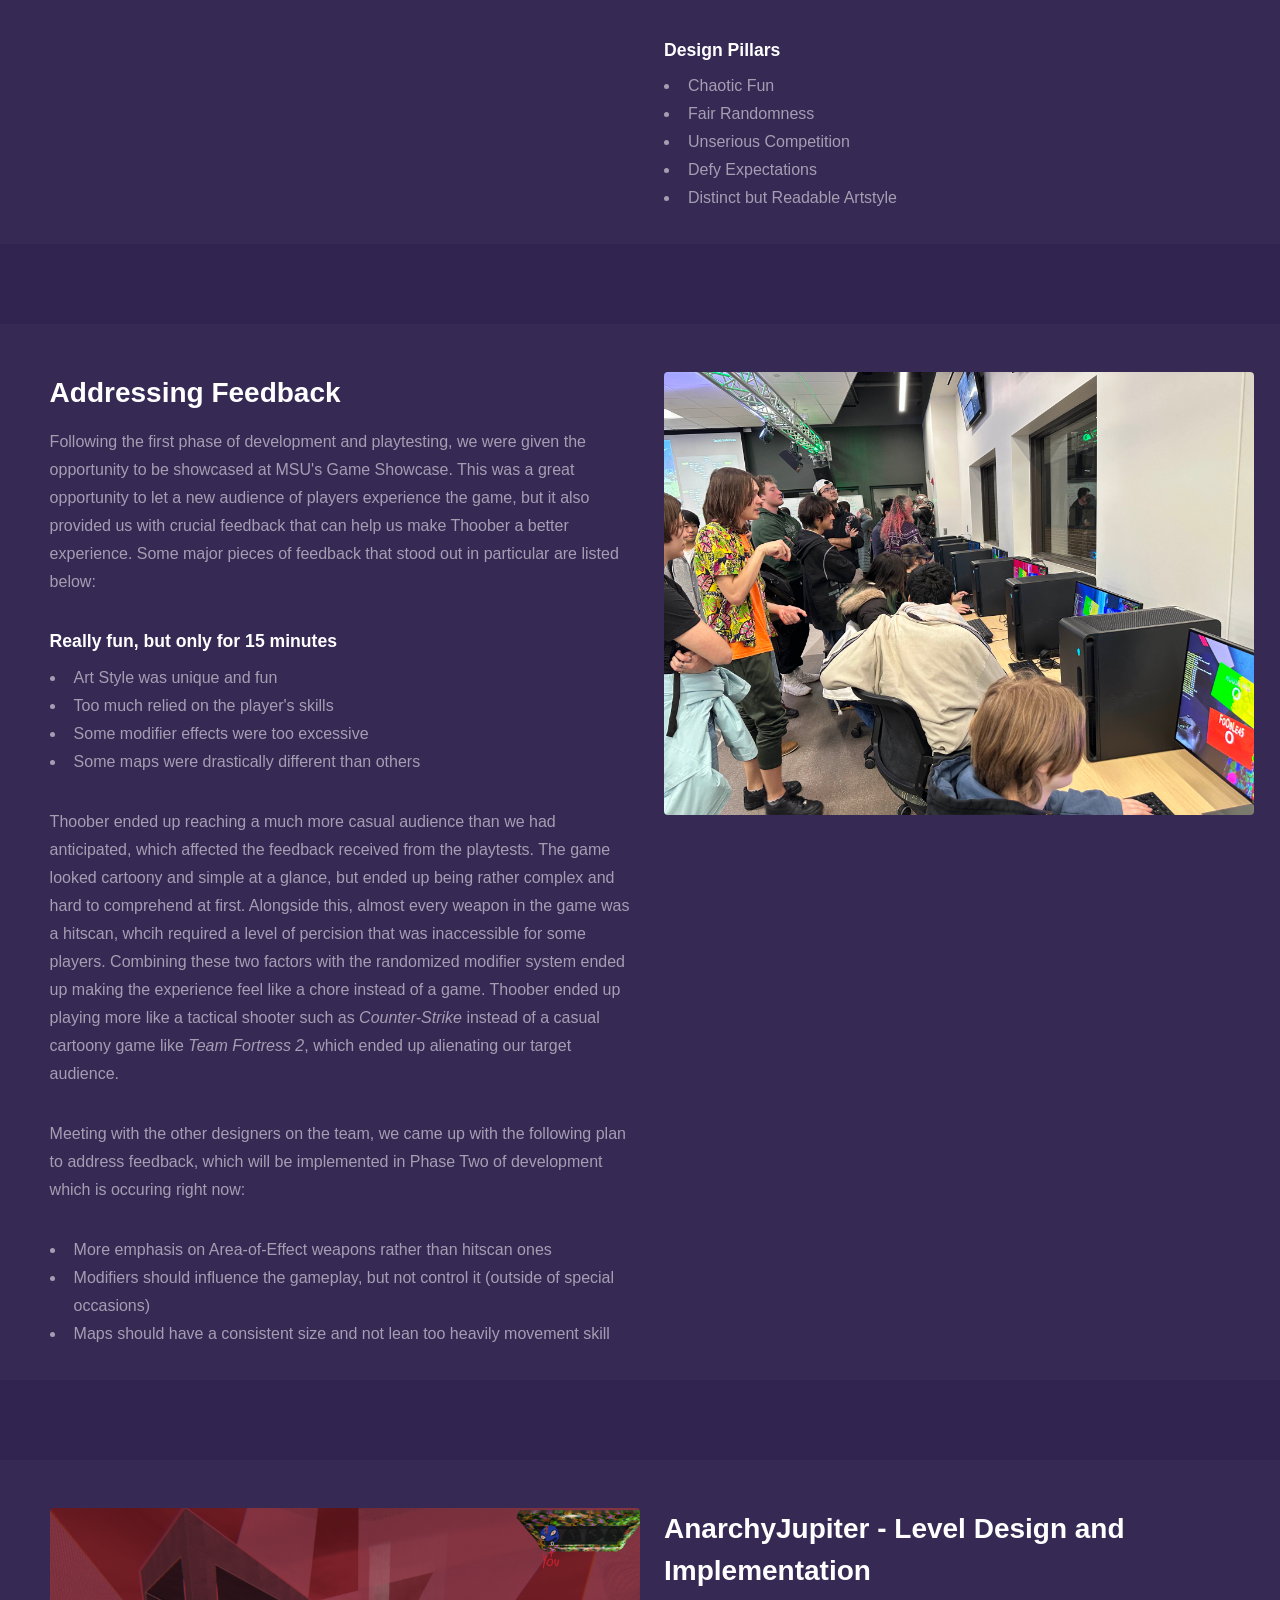
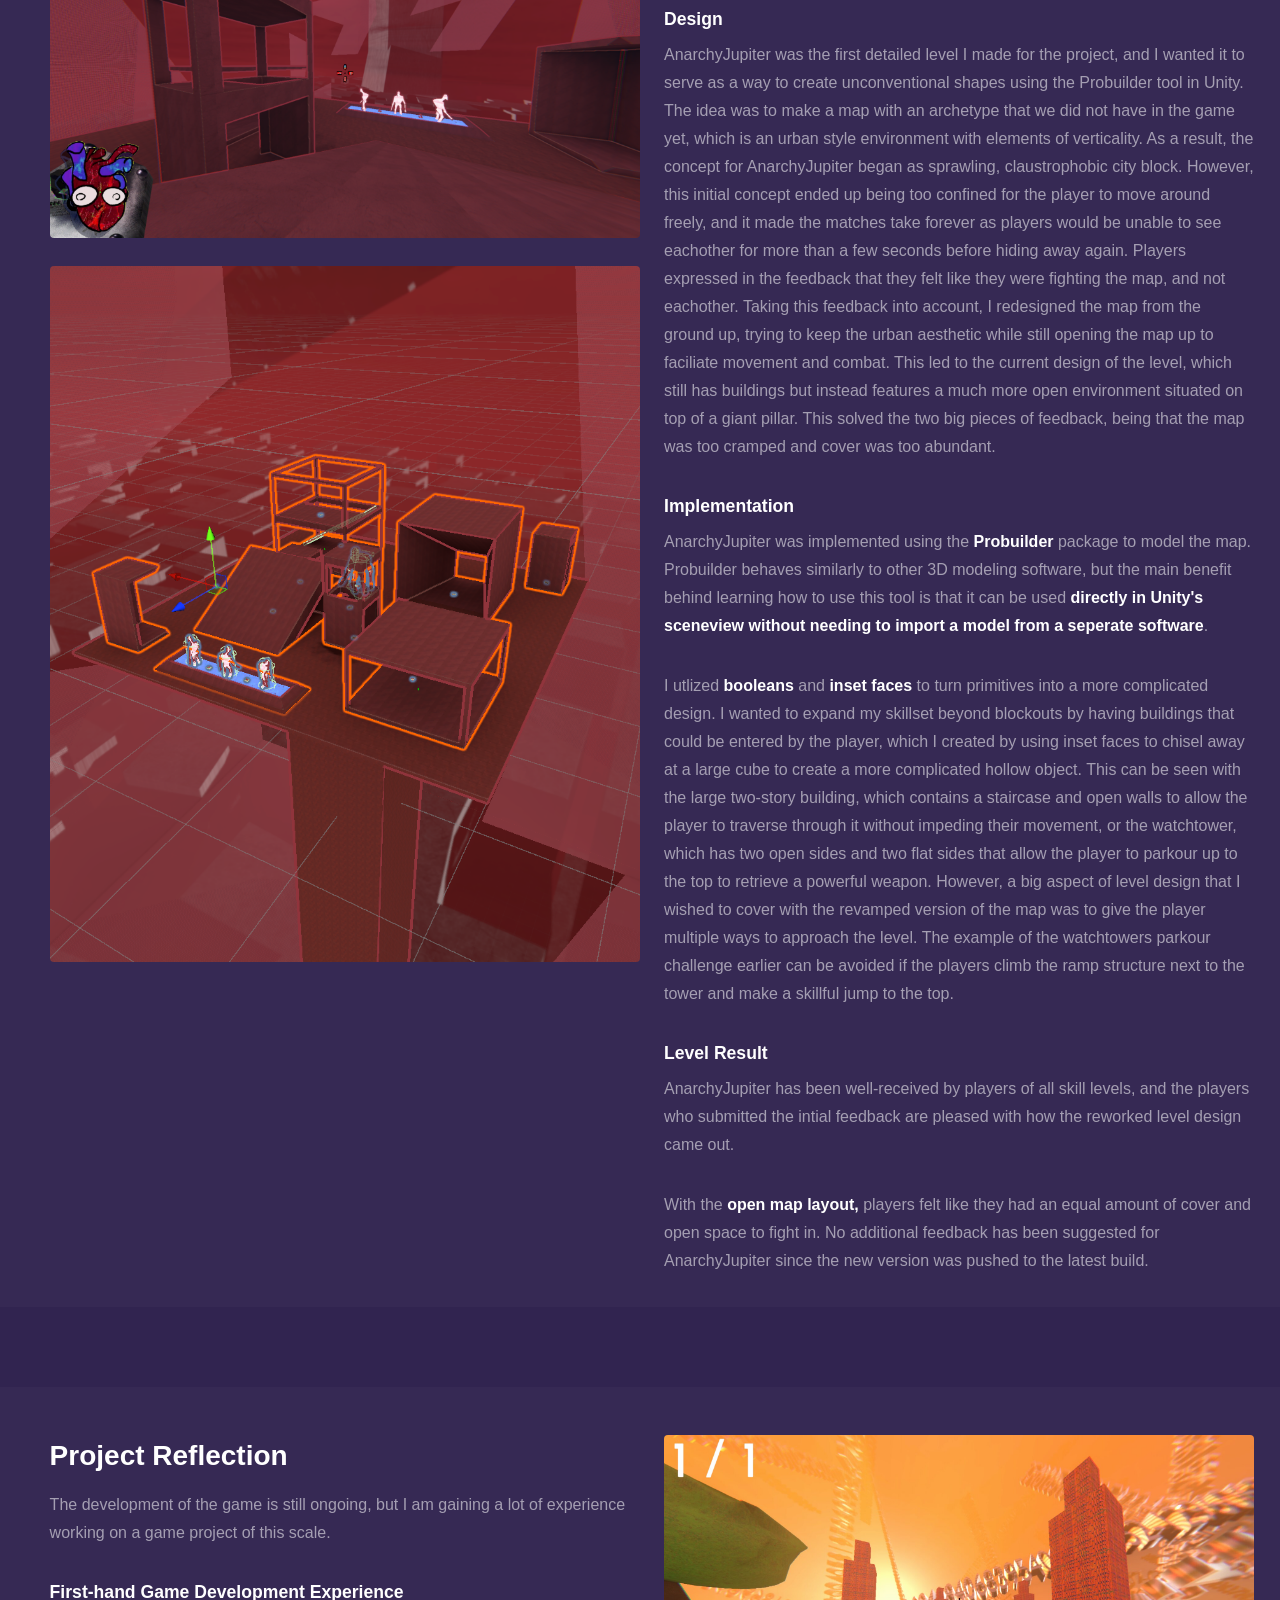
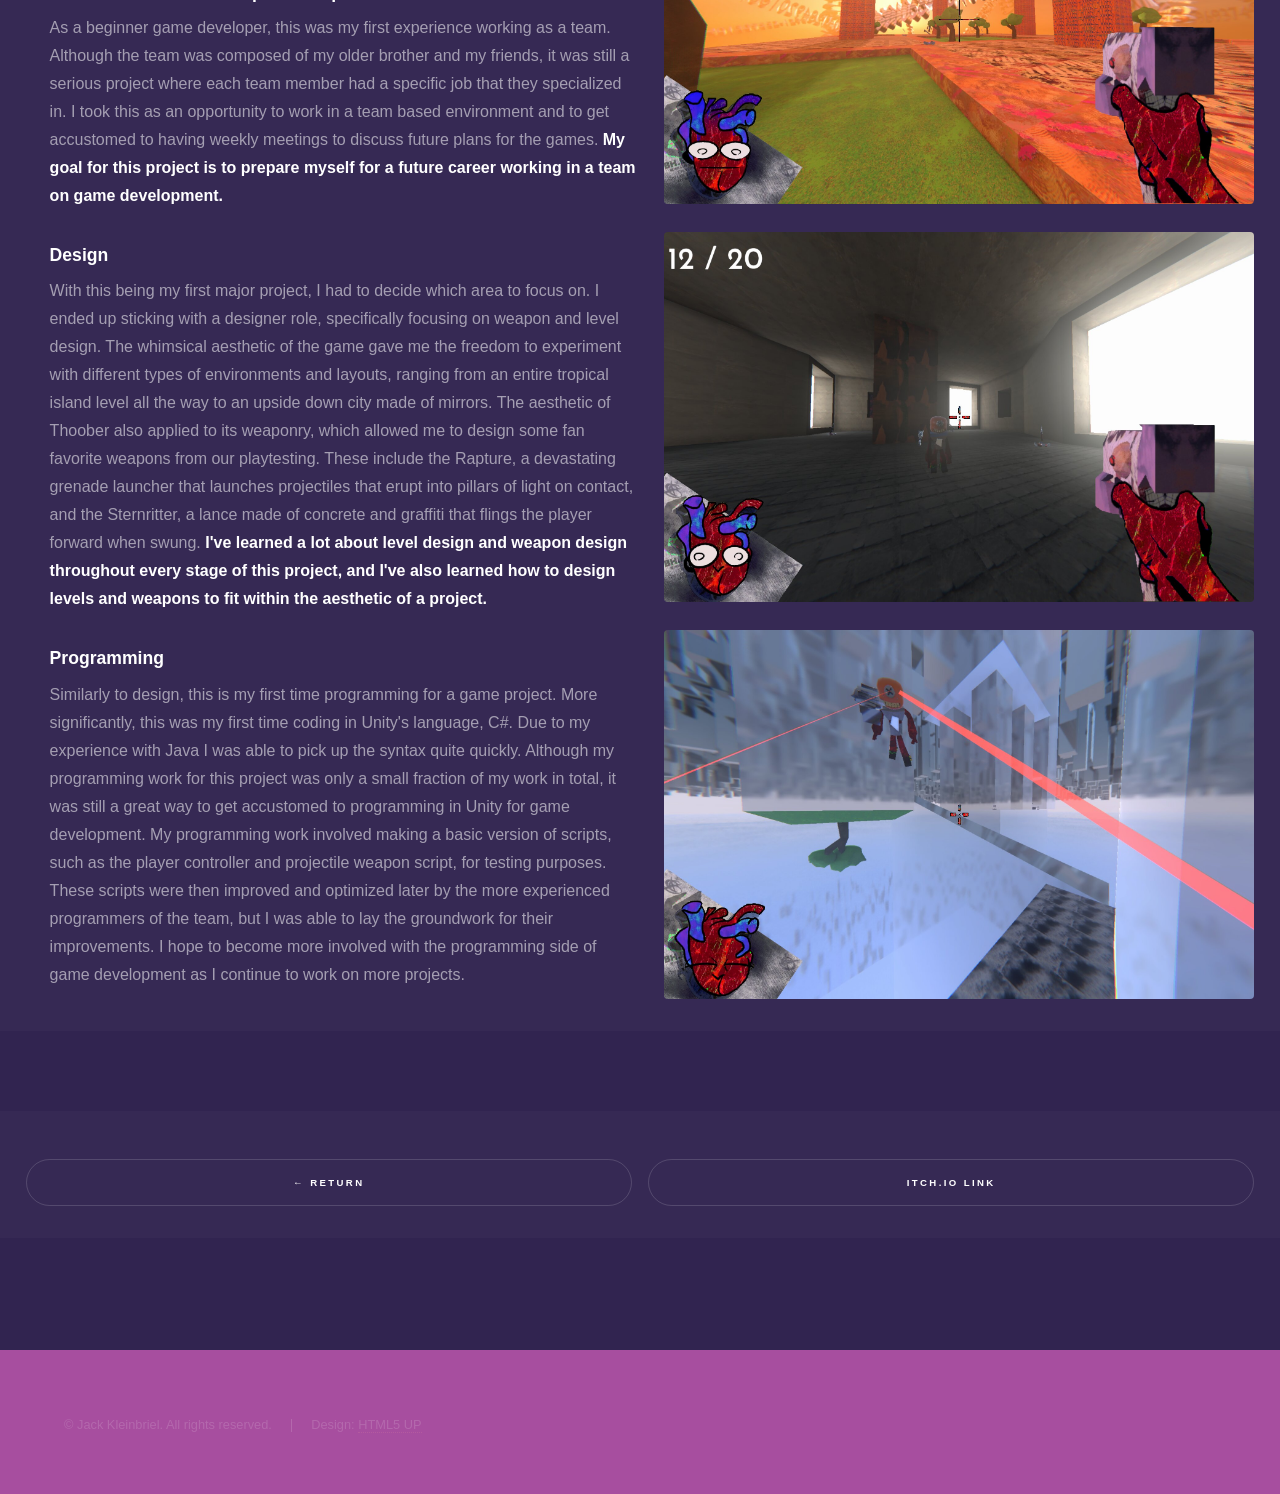
<file: pages/projects/Thoober.html>
<!DOCTYPE HTML>
<html>
	<head>
		<title>Thoober - Jack Kleinbriel</title>
		<link rel="icon" type="image/x-icon" href="/images/favicon.ico">
		<meta charset="utf-8" />
		<meta name="viewport" content="width=device-width, initial-scale=1, user-scalable=no" />
		<link rel="stylesheet" href="/assets/css/main.css" />
		<noscript><link rel="stylesheet" href="/assets/css/noscript.css" /></noscript>
	</head>
	<body class="is-preload">

		<!-- Header -->
			<header id="header">
				<a href="/index.html" class="title">Jack Kleinbriel</a>
				<nav>
					<ul>
						<li><a href="/index.html">Home</a></li>
						<li><a href="/pages/projects/Thoober.html" class="active">Thoober</a></li>
						<li><a href="https://xxvoltarxx.itch.io/thoober" target="_blank">Itch.io</a></li>
					</ul>
				</nav>
			</header>

		<!-- Wrapper -->
			<div id="wrapper">

				<!-- Main -->
					<section id="main" class="wrapper">
						<div class="inner">
							<h1 class="major">Thoober</h1>
							<!-- Image -->
							<!--<span class="image fit"><img src="/images/pic04.jpg" alt="" /></span>-->
							<div class="video-wrapper">
								<iframe src="https://www.youtube.com/embed/HhXS-5-l--U?si=Mc46880_o8katv0a" title="YouTube video player" frameborder="0" allow="accelerometer; autoplay; clipboard-write; encrypted-media; gyroscope; picture-in-picture; web-share" referrerpolicy="strict-origin-when-cross-origin" allowfullscreen></iframe>
							</div>
							<div class="row aln-top content-box">
								<div class="col-6 col-12-medium">
									<span class="image fit">
										<img src="/images/projects/Thoober/ThooberThumbnail.jpg" alt=""/>
									</span>
								</div>

								<div class="col-6 col-12-medium">
									<h2>Design Goal</h2>
									<h3>Create a Wacky and Surreal Arena Shooter that had a Distinct Sense of Whimsy</h3>
									<p>
										The gameplay of Thoober revolves around 4 player free for all battles across a variety of wacky maps with additional randomized modifiers to put a twist on the gameplay. In these arenas, the players can make use of a plethora of uncoventional weapons such as gym balls, a jousting lance, or even a kitted-out musket with an 8 second long reload. There are tons of other wacky weapons, like a shotgun that shoots bullets that turn into confetti or its evil counterpart that shoots confetti that turns into bullets!
									</p>
									<p>
										Even though the themeing of Thoober is meant to be zany and over the top, it's important that Thoober is still a competitive game at heart. It's still a high priority that the gameplay feels balanced without being unfair.
									</p>
									<p>
										After we concluded our early playtesting sessions, the team and I made a conclusion that we needed to have design pillars to focus the future development around. This would be especially important as we headed into Phase Two of development, which hoped to resolve a majority of the feedback that was received during playtesting.
									</p>
									<h3>Design Pillars</h3>
									<ul>
										<li>Chaotic Fun</li>
										<li>Fair Randomness</li>
										<li>Unserious Competition</li>
										<li>Defy Expectations</li>
										<li>Distinct but Readable Artstyle</li>
									</ul>
								</div>
							</div>
							<div class="row aln-top content-box">
								<div class="col-6 col-12-medium">
									<h2>Addressing Feedback</h2>
									<p>
									Following the first phase of development and playtesting, we were given the opportunity to be showcased at MSU's Game Showcase. This was a great opportunity to let a new audience of players experience the game, but it also provided us with crucial feedback that can help us make Thoober a better experience. Some major pieces of feedback that stood out in particular are listed below:
									</p>
									<h3>Really fun, but only for 15 minutes</h3>
									<ul>
										<li>Art Style was unique and fun</li>
										<li>Too much relied on the player's skills</li>
										<li>Some modifier effects were too excessive</li>
										<li>Some maps were drastically different than others</li>
									</ul>
									<p>Thoober ended up reaching a much more casual audience than we had anticipated, which affected the feedback received from the playtests. The game looked cartoony and simple at a glance, but ended up being rather complex and hard to comprehend at first. Alongside this, almost every weapon in the game was a hitscan, whcih required a level of percision that was inaccessible for some players. Combining these two factors with the randomized modifier system ended up making the experience feel like a chore instead of a game. Thoober ended up playing more like a tactical shooter such as <i>Counter-Strike</i> instead of a casual cartoony game like <i>Team Fortress 2</i>, which ended up alienating our target audience.</p>
									<p>Meeting with the other designers on the team, we came up with the following plan to address feedback, which will be implemented in Phase Two of development which is occuring right now:</p>
									<ul>
										<li>More emphasis on Area-of-Effect weapons rather than hitscan ones</li>
										<li>Modifiers should influence the gameplay, but not control it (outside of special occasions)</li>
										<li>Maps should have a consistent size and not lean too heavily movement skill</li>
									</ul>
								</div>
								
								<div class="col-6 col-12-medium">
									<span class="image fit">
										<img src="/images/projects/Thoober/ThooberGameShowcase.jpg" alt="">
									</span>
								</div>
							</div>
							<div class="row aln-top content-box">
								<div class="col-6 col-12-medium">
									<span class="image fit">
										<img src="/images/projects/Thoober/AnarchyJupiter.png" alt="">
										<br>
										<img src="/images/projects/Thoober/AnarchyJupiterEdit.png" alt=""/>
									</span>
								</div>

								<div class="col-6 col-12-medium">
									<h2>AnarchyJupiter - Level Design and Implementation</h2>
									<h3>Design</h3>
									<p>
										AnarchyJupiter was the first detailed level I made for the project, and I wanted it to serve as a way to create unconventional shapes using the Probuilder tool in Unity. The idea was to make a map with an archetype that we did not have in the game yet, which is an urban style environment with elements of verticality. As a result, the concept for AnarchyJupiter began as sprawling, claustrophobic city block. However, this initial concept ended up being too confined for the player to move around freely, and it made the matches take forever as players would be unable to see eachother for more than a few seconds before hiding away again. Players expressed in the feedback that they felt like they were fighting the map, and not eachother. Taking this feedback into account, I redesigned the map from the ground up, trying to keep the urban aesthetic while still opening the map up to faciliate movement and combat. This led to the current design of the level, which still has buildings but instead features a much more open environment situated on top of a giant pillar. This solved the two big pieces of feedback, being that the map was too cramped and cover was too abundant. 
									</p>
									<h3>Implementation</h3>
									<p>
										AnarchyJupiter was implemented using the <b>Probuilder</b> package to model the map. Probuilder behaves similarly to other 3D modeling software, but the main benefit behind learning how to use this tool is that it can be used <b>directly in Unity's sceneview without needing to import a model from a seperate software</b>. 
									</p>
									<p>
										I utlized <b>booleans</b> and <b>inset faces</b> to turn primitives into a more complicated design. I wanted to expand my skillset beyond blockouts by having buildings that could be entered by the player, which I created by using inset faces to chisel away at a large cube to create a more complicated hollow object. This can be seen with the large two-story building, which contains a staircase and open walls to allow the player to traverse through it without impeding their movement, or the watchtower, which has two open sides and two flat sides that allow the player to parkour up to the top to retrieve a powerful weapon. However, a big aspect of level design that I wished to cover with the revamped version of the map was to give the player multiple ways to approach the level. The example of the watchtowers parkour challenge earlier can be avoided if the players climb the ramp structure next to the tower and make a skillful jump to the top.
									</p>
									<h3>Level Result</h3>
									<p>AnarchyJupiter has been well-received by players of all skill levels, and the players who submitted the intial feedback are pleased with how the reworked level design came out. 
									<p>With the <b>open map layout,</b> players felt like they had an equal amount of cover and open space to fight in. No additional feedback has been suggested for AnarchyJupiter since the new version was pushed to the latest build.</p>
								</div>
							</div>
							<div class="row aln-top content-box">
								<div class="col-6 col-12-medium">
									<h2>Project Reflection</h2>
									<p>
									The development of the game is still ongoing, but I am gaining a lot of experience working on a game project of this scale.
									</p>
									<h3>First-hand Game Development Experience</h3>
									<p>As a beginner game developer, this was my first experience working as a team. Although the team was composed of my older brother and my friends, it was still a serious project where each team member had a specific job that they specialized in. I took this as an opportunity to work in a team based environment and to get accustomed to having weekly meetings to discuss future plans for the games. <b>My goal for this project is to prepare myself for a future career working in a team on game development.</b></p>
									
									<h3>Design</h3>
									<p>With this being my first major project, I had to decide which area to focus on. I ended up sticking with a designer role, specifically focusing on weapon and level design. The whimsical aesthetic of the game gave me the freedom to experiment with different types of environments and layouts, ranging from an entire tropical island level all the way to an upside down city made of mirrors. The aesthetic of Thoober also applied to its weaponry, which allowed me to design some fan favorite weapons from our playtesting. These include the Rapture, a devastating grenade launcher that launches projectiles that erupt into pillars of light on contact, and the Sternritter, a lance made of concrete and graffiti that flings the player forward when swung. <b>I've learned a lot about level design and weapon design throughout every stage of this project, and I've also learned how to design levels and weapons to fit within the aesthetic of a project.</b></p>

									<h3>Programming</h3>
									<p>Similarly to design, this is my first time programming for a game project. More significantly, this was my first time coding in Unity's language, C#. Due to my experience with Java I was able to pick up the syntax quite quickly. Although my programming work for this project was only a small fraction of my work in total, it was still a great way to get accustomed to programming in Unity for game development. My programming work involved making a basic version of scripts, such as the player controller and projectile weapon script, for testing purposes. These scripts were then improved and optimized later by the more experienced programmers of the team, but I was able to lay the groundwork for their improvements. I hope to become more involved with the programming side of game development as I continue to work on more projects.</p>
								</div>
								
								<div class="col-6 col-12-medium">
									<span class="image fit">
										<img src="/images/projects/Thoober/ThooberScreenshot1.jpg" alt="">
										<br>
										<img src="/images/projects/Thoober/ThooberScreenshot2.jpg" alt="">
										<br>
										<img src="/images/projects/Thoober/ThooberScreenshot3.jpg" alt="">
									</span>
								</div>
							</div>
							<div class="row aln-top content-box">
								<ul class="actions fit">
									<li><a href="/index.html" class="button">← Return</a></li>
									<li><a href="https://xxvoltarxx.itch.io/thoober" target="_blank" class="button">Itch.io Link</a></li>
								</ul>
							</div>
						</div>
					</section>
			</div>

		<!-- Footer -->
			<footer id="footer" class="wrapper alt">
				<div class="inner">
					<ul class="menu">
						<li>&copy; Jack Kleinbriel. All rights reserved.</li><li>Design: <a href="http://html5up.net">HTML5 UP</a></li>
					</ul>
				</div>
			</footer>

		<!-- Scripts -->
			<script src="/assets/js/jquery.min.js"></script>
			<script src="/assets/js/jquery.scrollex.min.js"></script>
			<script src="/assets/js/jquery.scrolly.min.js"></script>
			<script src="/assets/js/browser.min.js"></script>
			<script src="/assets/js/breakpoints.min.js"></script>
			<script src="/assets/js/util.js"></script>
			<script src="/assets/js/main.js"></script>

	</body>
</html>
</file>
<file: assets/css/noscript.css>
/*
	Hyperspace by HTML5 UP
	html5up.net | @ajlkn
	Free for personal and commercial use under the CCA 3.0 license (html5up.net/license)
*/

/* Spotlights */

	.spotlights > section > .image:before {
		opacity: 0 !important;
	}

	.spotlights > section > .content > .inner {
		-moz-transform: none !important;
		-webkit-transform: none !important;
		-ms-transform: none !important;
		transform: none !important;
		opacity: 1 !important;
	}

/* Wrapper */

	.wrapper > .inner {
		opacity: 1 !important;
		-moz-transform: none !important;
		-webkit-transform: none !important;
		-ms-transform: none !important;
		transform: none !important;
	}

/* Sidebar */

	#sidebar > .inner {
		opacity: 1 !important;
	}

	#sidebar nav > ul > li {
		-moz-transform: none !important;
		-webkit-transform: none !important;
		-ms-transform: none !important;
		transform: none !important;
		opacity: 1 !important;
	}
</file>
<file: assets/css/main.css>
@import url(fontawesome-all.min.css);

/*
	Hyperspace by HTML5 UP
	html5up.net | @ajlkn
	Free for personal and commercial use under the CCA 3.0 license (html5up.net/license)
*/

html, body, div, span, applet, object,
iframe, h1, h2, h3, h4, h5, h6, p, blockquote,
pre, a, abbr, acronym, address, big, cite,
code, del, dfn, em, img, ins, kbd, q, s, samp,
small, strike, strong, sub, sup, tt, var, b,
u, i, center, dl, dt, dd, ol, ul, li, fieldset,
form, label, legend, table, caption, tbody,
tfoot, thead, tr, th, td, article, aside,
canvas, details, embed, figure, figcaption,
footer, header, hgroup, menu, nav, output, ruby,
section, summary, time, mark, audio, video {
	margin: 0;
	padding: 0;
	border: 0;
	font-size: 100%;
	font: inherit;
	vertical-align: baseline;}

article, aside, details, figcaption, figure,
footer, header, hgroup, menu, nav, section {
	display: block;}

body {
	line-height: 1;
}

ol, ul {
	list-style: none;
}

blockquote, q {
	quotes: none;
}

	blockquote:before, blockquote:after, q:before, q:after {
		content: '';
		content: none;
	}

table {
	border-collapse: collapse;
	border-spacing: 0;
}

body {
	-webkit-text-size-adjust: none;
}

mark {
	background-color: transparent;
	color: inherit;
}

input::-moz-focus-inner {
	border: 0;
	padding: 0;
}

input, select, textarea {
	-moz-appearance: none;
	-webkit-appearance: none;
	-ms-appearance: none;
	appearance: none;
}

/* Basic */

	@-ms-viewport {
		width: device-width;
	}

	body {
		-ms-overflow-style: scrollbar;
	}

	@media screen and (max-width: 480px) {

		html, body {
			min-width: 320px;
		}

	}

	html {
		box-sizing: border-box;
	}

	*, *:before, *:after {
		box-sizing: inherit;
	}

	body {
		background: #312450;
	}

		body.is-preload *, body.is-preload *:before, body.is-preload *:after {
			-moz-animation: none !important;
			-webkit-animation: none !important;
			-ms-animation: none !important;
			animation: none !important;
			-moz-transition: none !important;
			-webkit-transition: none !important;
			-ms-transition: none !important;
			transition: none !important;
		}

/* Type */

	body, input, select, textarea {
		color: rgba(255, 255, 255, 0.55);
		font-family: Arial, Helvetica, sans-serif;
		font-size: 16.5pt;
		font-weight: normal;
		line-height: 1.75;
	}

		@media screen and (max-width: 1680px) {

			body, input, select, textarea {
				font-size: 13pt;
			}

		}

		@media screen and (max-width: 1280px) {

			body, input, select, textarea {
				font-size: 12pt;
			}

		}

		@media screen and (max-width: 360px) {

			body, input, select, textarea {
				font-size: 11pt;
			}

		}

	a {
		-moz-transition: color 0.2s ease, border-bottom-color 0.2s ease;
		-webkit-transition: color 0.2s ease, border-bottom-color 0.2s ease;
		-ms-transition: color 0.2s ease, border-bottom-color 0.2s ease;
		transition: color 0.2s ease, border-bottom-color 0.2s ease;
		border-bottom: dotted 1px rgba(255, 255, 255, 0.35);
		color: inherit;
		text-decoration: none;
	}

		a:hover {
			border-bottom-color: transparent;
			color: #ffffff;
		}

	strong, b {
		color: #ffffff;
		font-weight: bold;
	}

	em, i {
		font-style: italic;
	}

	p {
		margin: 0 0 2em 0;
	}

	h1, h2, h3, h4, h5, h6 {
		color: #ffffff;
		font-weight: bold;
		line-height: 1.5;
		margin: 0 0 0.5em 0;
	}

		h1 a, h2 a, h3 a, h4 a, h5 a, h6 a {
			color: inherit;
			text-decoration: none;
		}

	h1 {
		font-size: 2.75em;
	}

		h1.major {
			margin: 0 0 1.3em 0;
			position: relative;
			padding-bottom: 0.35em;
		}

			h1.major:after {
				background-image: -moz-linear-gradient(to right, #5e42a6, #b74e91);
				background-image: -webkit-linear-gradient(to right, #5e42a6, #b74e91);
				background-image: -ms-linear-gradient(to right, #5e42a6, #b74e91);
				background-image: linear-gradient(to right, #5e42a6, #b74e91);
				-moz-transition: max-width 0.2s ease;
				-webkit-transition: max-width 0.2s ease;
				-ms-transition: max-width 0.2s ease;
				transition: max-width 0.2s ease;
				border-radius: 0.2em;
				bottom: 0;
				content: '';
				height: 0.05em;
				position: absolute;
				right: 0;
				width: 100%;
			}

	h2 {
		font-size: 1.75em;
	}

	h3 {
		font-size: 1.1em;
	}

	h4 {
		font-size: 1em;
	}

	h5 {
		font-size: 0.8em;
	}

	h6 {
		font-size: 0.6em;
	}

	@media screen and (max-width: 736px) {

		h1 {
			font-size: 2em;
		}

		h2 {
			font-size: 1.25em;
		}

		h3 {
			font-size: 1em;
		}

		h4 {
			font-size: 0.8em;
		}

		h5 {
			font-size: 0.6em;
		}

		h6 {
			font-size: 0.6em;
		}

	}

	sub {
		font-size: 0.8em;
		position: relative;
		top: 0.5em;
	}

	sup {
		font-size: 0.8em;
		position: relative;
		top: -0.5em;
	}

	blockquote {
		border-left: solid 4px rgba(255, 255, 255, 0.15);
		font-style: italic;
		margin: 0 0 2em 0;
		padding: 0.5em 0 0.5em 2em;
	}

	code {
		background: rgba(255, 255, 255, 0.05);
		border-radius: 0.25em;
		border: solid 1px rgba(255, 255, 255, 0.15);
		font-family: "Courier New", monospace;
		font-size: 0.9em;
		margin: 0 0.25em;
		padding: 0.25em 0.65em;
	}

	pre {
		-webkit-overflow-scrolling: touch;
		font-family: "Courier New", monospace;
		font-size: 0.9em;
		margin: 0 0 2em 0;
	}

		pre code {
			display: block;
			line-height: 1.75em;
			padding: 1em 1.5em;
			overflow-x: auto;
		}

	hr {
		border: 0;
		border-bottom: solid 1px rgba(255, 255, 255, 0.15);
		margin: 2em 0;
	}

		hr.major {
			margin: 3em 0;
		}

	.align-left {
		text-align: left;
	}

	.align-center {
		text-align: center;
	}

	.align-right {
		text-align: right;
	}

/* Row */

	.row {
		display: flex;
		flex-wrap: wrap;
		box-sizing: border-box;
		align-items: stretch;
	}

		.row > * {
			box-sizing: border-box;
		}

		.row.gtr-uniform > * > :last-child {
			margin-bottom: 0;
		}

		.row.aln-left {
			justify-content: flex-start;
		}

		.row.aln-center {
			justify-content: center;
		}

		.row.aln-right {
			justify-content: flex-end;
		}

		.row.aln-top {
			align-items: flex-start;
		}

		.row.aln-middle {
			align-items: center;
		}

		.row.aln-bottom {
			align-items: flex-end;
		}

		.row > .imp {
			order: -1;
		}

		.row > .col-1 {
			width: 8.33333%;
		}

		.row > .off-1 {
			margin-left: 8.33333%;
		}

		.row > .col-2 {
			width: 16.66667%;
		}

		.row > .off-2 {
			margin-left: 16.66667%;
		}

		.row > .col-3 {
			width: 25%;
		}

		.row > .off-3 {
			margin-left: 25%;
		}

		.row > .col-4 {
			width: 33.33333%;
		}

		.row > .off-4 {
			margin-left: 33.33333%;
		}

		.row > .col-5 {
			width: 41.66667%;
		}

		.row > .off-5 {
			margin-left: 41.66667%;
		}

		.row > .col-6 {
			width: 50%;
		}

		.row > .off-6 {
			margin-left: 50%;
		}

		.row > .col-7 {
			width: 58.33333%;
		}

		.row > .off-7 {
			margin-left: 58.33333%;
		}

		.row > .col-8 {
			width: 66.66667%;
		}

		.row > .off-8 {
			margin-left: 66.66667%;
		}

		.row > .col-9 {
			width: 75%;
		}

		.row > .off-9 {
			margin-left: 75%;
		}

		.row > .col-10 {
			width: 83.33333%;
		}

		.row > .off-10 {
			margin-left: 83.33333%;
		}

		.row > .col-11 {
			width: 91.66667%;
		}

		.row > .off-11 {
			margin-left: 91.66667%;
		}

		.row > .col-12 {
			width: 100%;
		}

		.row > .off-12 {
			margin-left: 100%;
		}

		.row.gtr-0 {
			margin-top: 0;
			margin-left: 0em;
		}

			.row.gtr-0 > * {
				padding: 0 0 0 0em;
			}

			.row.gtr-0.gtr-uniform {
				margin-top: 0em;
			}

				.row.gtr-0.gtr-uniform > * {
					padding-top: 0em;
				}

		.row.gtr-25 {
			margin-top: 0;
			margin-left: -0.375em;
		}

			.row.gtr-25 > * {
				padding: 0 0 0 0.375em;
			}

			.row.gtr-25.gtr-uniform {
				margin-top: -0.375em;
			}

				.row.gtr-25.gtr-uniform > * {
					padding-top: 0.375em;
				}

		.row.gtr-50 {
			margin-top: 0;
			margin-left: -0.75em;
		}

			.row.gtr-50 > * {
				padding: 0 0 0 0.75em;
			}

			.row.gtr-50.gtr-uniform {
				margin-top: -0.75em;
			}

				.row.gtr-50.gtr-uniform > * {
					padding-top: 0.75em;
				}

		.row {
			margin-top: 0;
			margin-left: -1.5em;
		}

			.row > * {
				padding: 0 0 0 1.5em;
			}

			.row.gtr-uniform {
				margin-top: -1.5em;
			}

				.row.gtr-uniform > * {
					padding-top: 1.5em;
				}

		.row.gtr-150 {
			margin-top: 0;
			margin-left: -2.25em;
		}

			.row.gtr-150 > * {
				padding: 0 0 0 2.25em;
			}

			.row.gtr-150.gtr-uniform {
				margin-top: -2.25em;
			}

				.row.gtr-150.gtr-uniform > * {
					padding-top: 2.25em;
				}

		.row.gtr-200 {
			margin-top: 0;
			margin-left: -3em;
		}

			.row.gtr-200 > * {
				padding: 0 0 0 3em;
			}

			.row.gtr-200.gtr-uniform {
				margin-top: -3em;
			}

				.row.gtr-200.gtr-uniform > * {
					padding-top: 3em;
				}

		@media screen and (max-width: 1680px) {

			.row {
				display: flex;
				flex-wrap: wrap;
				box-sizing: border-box;
				align-items: stretch;
			}

				.row > * {
					box-sizing: border-box;
				}

				.row.gtr-uniform > * > :last-child {
					margin-bottom: 0;
				}

				.row.aln-left {
					justify-content: flex-start;
				}

				.row.aln-center {
					justify-content: center;
				}

				.row.aln-right {
					justify-content: flex-end;
				}

				.row.aln-top {
					align-items: flex-start;
				}

				.row.aln-middle {
					align-items: center;
				}

				.row.aln-bottom {
					align-items: flex-end;
				}

				.row > .imp-xlarge {
					order: -1;
				}

				.row > .col-1-xlarge {
					width: 8.33333%;
				}

				.row > .off-1-xlarge {
					margin-left: 8.33333%;
				}

				.row > .col-2-xlarge {
					width: 16.66667%;
				}

				.row > .off-2-xlarge {
					margin-left: 16.66667%;
				}

				.row > .col-3-xlarge {
					width: 25%;
				}

				.row > .off-3-xlarge {
					margin-left: 25%;
				}

				.row > .col-4-xlarge {
					width: 33.33333%;
				}

				.row > .off-4-xlarge {
					margin-left: 33.33333%;
				}

				.row > .col-5-xlarge {
					width: 41.66667%;
				}

				.row > .off-5-xlarge {
					margin-left: 41.66667%;
				}

				.row > .col-6-xlarge {
					width: 50%;
				}

				.row > .off-6-xlarge {
					margin-left: 50%;
				}

				.row > .col-7-xlarge {
					width: 58.33333%;
				}

				.row > .off-7-xlarge {
					margin-left: 58.33333%;
				}

				.row > .col-8-xlarge {
					width: 66.66667%;
				}

				.row > .off-8-xlarge {
					margin-left: 66.66667%;
				}

				.row > .col-9-xlarge {
					width: 75%;
				}

				.row > .off-9-xlarge {
					margin-left: 75%;
				}

				.row > .col-10-xlarge {
					width: 83.33333%;
				}

				.row > .off-10-xlarge {
					margin-left: 83.33333%;
				}

				.row > .col-11-xlarge {
					width: 91.66667%;
				}

				.row > .off-11-xlarge {
					margin-left: 91.66667%;
				}

				.row > .col-12-xlarge {
					width: 100%;
				}

				.row > .off-12-xlarge {
					margin-left: 100%;
				}

				.row.gtr-0 {
					margin-top: 0;
					margin-left: 0em;
				}

					.row.gtr-0 > * {
						padding: 0 0 0 0em;
					}

					.row.gtr-0.gtr-uniform {
						margin-top: 0em;
					}

						.row.gtr-0.gtr-uniform > * {
							padding-top: 0em;
						}

				.row.gtr-25 {
					margin-top: 0;
					margin-left: -0.375em;
				}

					.row.gtr-25 > * {
						padding: 0 0 0 0.375em;
					}

					.row.gtr-25.gtr-uniform {
						margin-top: -0.375em;
					}

						.row.gtr-25.gtr-uniform > * {
							padding-top: 0.375em;
						}

				.row.gtr-50 {
					margin-top: 0;
					margin-left: -0.75em;
				}

					.row.gtr-50 > * {
						padding: 0 0 0 0.75em;
					}

					.row.gtr-50.gtr-uniform {
						margin-top: -0.75em;
					}

						.row.gtr-50.gtr-uniform > * {
							padding-top: 0.75em;
						}

				.row {
					margin-top: 0;
					margin-left: -1.5em;
				}

					.row > * {
						padding: 0 0 0 1.5em;
					}

					.row.gtr-uniform {
						margin-top: -1.5em;
					}

						.row.gtr-uniform > * {
							padding-top: 1.5em;
						}

				.row.gtr-150 {
					margin-top: 0;
					margin-left: -2.25em;
				}

					.row.gtr-150 > * {
						padding: 0 0 0 2.25em;
					}

					.row.gtr-150.gtr-uniform {
						margin-top: -2.25em;
					}

						.row.gtr-150.gtr-uniform > * {
							padding-top: 2.25em;
						}

				.row.gtr-200 {
					margin-top: 0;
					margin-left: -3em;
				}

					.row.gtr-200 > * {
						padding: 0 0 0 3em;
					}

					.row.gtr-200.gtr-uniform {
						margin-top: -3em;
					}

						.row.gtr-200.gtr-uniform > * {
							padding-top: 3em;
						}

		}

		@media screen and (max-width: 1280px) {

			.row {
				display: flex;
				flex-wrap: wrap;
				box-sizing: border-box;
				align-items: stretch;
			}

				.row > * {
					box-sizing: border-box;
				}

				.row.gtr-uniform > * > :last-child {
					margin-bottom: 0;
				}

				.row.aln-left {
					justify-content: flex-start;
				}

				.row.aln-center {
					justify-content: center;
				}

				.row.aln-right {
					justify-content: flex-end;
				}

				.row.aln-top {
					align-items: flex-start;
				}

				.row.aln-middle {
					align-items: center;
				}

				.row.aln-bottom {
					align-items: flex-end;
				}

				.row > .imp-large {
					order: -1;
				}

				.row > .col-1-large {
					width: 8.33333%;
				}

				.row > .off-1-large {
					margin-left: 8.33333%;
				}

				.row > .col-2-large {
					width: 16.66667%;
				}

				.row > .off-2-large {
					margin-left: 16.66667%;
				}

				.row > .col-3-large {
					width: 25%;
				}

				.row > .off-3-large {
					margin-left: 25%;
				}

				.row > .col-4-large {
					width: 33.33333%;
				}

				.row > .off-4-large {
					margin-left: 33.33333%;
				}

				.row > .col-5-large {
					width: 41.66667%;
				}

				.row > .off-5-large {
					margin-left: 41.66667%;
				}

				.row > .col-6-large {
					width: 50%;
				}

				.row > .off-6-large {
					margin-left: 50%;
				}

				.row > .col-7-large {
					width: 58.33333%;
				}

				.row > .off-7-large {
					margin-left: 58.33333%;
				}

				.row > .col-8-large {
					width: 66.66667%;
				}

				.row > .off-8-large {
					margin-left: 66.66667%;
				}

				.row > .col-9-large {
					width: 75%;
				}

				.row > .off-9-large {
					margin-left: 75%;
				}

				.row > .col-10-large {
					width: 83.33333%;
				}

				.row > .off-10-large {
					margin-left: 83.33333%;
				}

				.row > .col-11-large {
					width: 91.66667%;
				}

				.row > .off-11-large {
					margin-left: 91.66667%;
				}

				.row > .col-12-large {
					width: 100%;
				}

				.row > .off-12-large {
					margin-left: 100%;
				}

				.row.gtr-0 {
					margin-top: 0;
					margin-left: 0em;
				}

					.row.gtr-0 > * {
						padding: 0 0 0 0em;
					}

					.row.gtr-0.gtr-uniform {
						margin-top: 0em;
					}

						.row.gtr-0.gtr-uniform > * {
							padding-top: 0em;
						}

				.row.gtr-25 {
					margin-top: 0;
					margin-left: -0.375em;
				}

					.row.gtr-25 > * {
						padding: 0 0 0 0.375em;
					}

					.row.gtr-25.gtr-uniform {
						margin-top: -0.375em;
					}

						.row.gtr-25.gtr-uniform > * {
							padding-top: 0.375em;
						}

				.row.gtr-50 {
					margin-top: 0;
					margin-left: -0.75em;
				}

					.row.gtr-50 > * {
						padding: 0 0 0 0.75em;
					}

					.row.gtr-50.gtr-uniform {
						margin-top: -0.75em;
					}

						.row.gtr-50.gtr-uniform > * {
							padding-top: 0.75em;
						}

				.row {
					margin-top: 0;
					margin-left: -1.5em;
				}

					.row > * {
						padding: 0 0 0 1.5em;
					}

					.row.gtr-uniform {
						margin-top: -1.5em;
					}

						.row.gtr-uniform > * {
							padding-top: 1.5em;
						}

				.row.gtr-150 {
					margin-top: 0;
					margin-left: -2.25em;
				}

					.row.gtr-150 > * {
						padding: 0 0 0 2.25em;
					}

					.row.gtr-150.gtr-uniform {
						margin-top: -2.25em;
					}

						.row.gtr-150.gtr-uniform > * {
							padding-top: 2.25em;
						}

				.row.gtr-200 {
					margin-top: 0;
					margin-left: -3em;
				}

					.row.gtr-200 > * {
						padding: 0 0 0 3em;
					}

					.row.gtr-200.gtr-uniform {
						margin-top: -3em;
					}

						.row.gtr-200.gtr-uniform > * {
							padding-top: 3em;
						}

		}

		@media screen and (max-width: 980px) {

			.row {
				display: flex;
				flex-wrap: wrap;
				box-sizing: border-box;
				align-items: stretch;
			}

				.row > * {
					box-sizing: border-box;
				}

				.row.gtr-uniform > * > :last-child {
					margin-bottom: 0;
				}

				.row.aln-left {
					justify-content: flex-start;
				}

				.row.aln-center {
					justify-content: center;
				}

				.row.aln-right {
					justify-content: flex-end;
				}

				.row.aln-top {
					align-items: flex-start;
				}

				.row.aln-middle {
					align-items: center;
				}

				.row.aln-bottom {
					align-items: flex-end;
				}

				.row > .imp-medium {
					order: -1;
				}

				.row > .col-1-medium {
					width: 8.33333%;
				}

				.row > .off-1-medium {
					margin-left: 8.33333%;
				}

				.row > .col-2-medium {
					width: 16.66667%;
				}

				.row > .off-2-medium {
					margin-left: 16.66667%;
				}

				.row > .col-3-medium {
					width: 25%;
				}

				.row > .off-3-medium {
					margin-left: 25%;
				}

				.row > .col-4-medium {
					width: 33.33333%;
				}

				.row > .off-4-medium {
					margin-left: 33.33333%;
				}

				.row > .col-5-medium {
					width: 41.66667%;
				}

				.row > .off-5-medium {
					margin-left: 41.66667%;
				}

				.row > .col-6-medium {
					width: 50%;
				}

				.row > .off-6-medium {
					margin-left: 50%;
				}

				.row > .col-7-medium {
					width: 58.33333%;
				}

				.row > .off-7-medium {
					margin-left: 58.33333%;
				}

				.row > .col-8-medium {
					width: 66.66667%;
				}

				.row > .off-8-medium {
					margin-left: 66.66667%;
				}

				.row > .col-9-medium {
					width: 75%;
				}

				.row > .off-9-medium {
					margin-left: 75%;
				}

				.row > .col-10-medium {
					width: 83.33333%;
				}

				.row > .off-10-medium {
					margin-left: 83.33333%;
				}

				.row > .col-11-medium {
					width: 91.66667%;
				}

				.row > .off-11-medium {
					margin-left: 91.66667%;
				}

				.row > .col-12-medium {
					width: 100%;
				}

				.row > .off-12-medium {
					margin-left: 100%;
				}

				.row.gtr-0 {
					margin-top: 0;
					margin-left: 0em;
				}

					.row.gtr-0 > * {
						padding: 0 0 0 0em;
					}

					.row.gtr-0.gtr-uniform {
						margin-top: 0em;
					}

						.row.gtr-0.gtr-uniform > * {
							padding-top: 0em;
						}

				.row.gtr-25 {
					margin-top: 0;
					margin-left: -0.375em;
				}

					.row.gtr-25 > * {
						padding: 0 0 0 0.375em;
					}

					.row.gtr-25.gtr-uniform {
						margin-top: -0.375em;
					}

						.row.gtr-25.gtr-uniform > * {
							padding-top: 0.375em;
						}

				.row.gtr-50 {
					margin-top: 0;
					margin-left: -0.75em;
				}

					.row.gtr-50 > * {
						padding: 0 0 0 0.75em;
					}

					.row.gtr-50.gtr-uniform {
						margin-top: -0.75em;
					}

						.row.gtr-50.gtr-uniform > * {
							padding-top: 0.75em;
						}

				.row {
					margin-top: 0;
					margin-left: -1.5em;
				}

					.row > * {
						padding: 0 0 0 1.5em;
					}

					.row.gtr-uniform {
						margin-top: -1.5em;
					}

						.row.gtr-uniform > * {
							padding-top: 1.5em;
						}

				.row.gtr-150 {
					margin-top: 0;
					margin-left: -2.25em;
				}

					.row.gtr-150 > * {
						padding: 0 0 0 2.25em;
					}

					.row.gtr-150.gtr-uniform {
						margin-top: -2.25em;
					}

						.row.gtr-150.gtr-uniform > * {
							padding-top: 2.25em;
						}

				.row.gtr-200 {
					margin-top: 0;
					margin-left: -3em;
				}

					.row.gtr-200 > * {
						padding: 0 0 0 3em;
					}

					.row.gtr-200.gtr-uniform {
						margin-top: -3em;
					}

						.row.gtr-200.gtr-uniform > * {
							padding-top: 3em;
						}

		}

		@media screen and (max-width: 736px) {

			.row {
				display: flex;
				flex-wrap: wrap;
				box-sizing: border-box;
				align-items: stretch;
			}

				.row > * {
					box-sizing: border-box;
				}

				.row.gtr-uniform > * > :last-child {
					margin-bottom: 0;
				}

				.row.aln-left {
					justify-content: flex-start;
				}

				.row.aln-center {
					justify-content: center;
				}

				.row.aln-right {
					justify-content: flex-end;
				}

				.row.aln-top {
					align-items: flex-start;
				}

				.row.aln-middle {
					align-items: center;
				}

				.row.aln-bottom {
					align-items: flex-end;
				}

				.row > .imp-small {
					order: -1;
				}

				.row > .col-1-small {
					width: 8.33333%;
				}

				.row > .off-1-small {
					margin-left: 8.33333%;
				}

				.row > .col-2-small {
					width: 16.66667%;
				}

				.row > .off-2-small {
					margin-left: 16.66667%;
				}

				.row > .col-3-small {
					width: 25%;
				}

				.row > .off-3-small {
					margin-left: 25%;
				}

				.row > .col-4-small {
					width: 33.33333%;
				}

				.row > .off-4-small {
					margin-left: 33.33333%;
				}

				.row > .col-5-small {
					width: 41.66667%;
				}

				.row > .off-5-small {
					margin-left: 41.66667%;
				}

				.row > .col-6-small {
					width: 50%;
				}

				.row > .off-6-small {
					margin-left: 50%;
				}

				.row > .col-7-small {
					width: 58.33333%;
				}

				.row > .off-7-small {
					margin-left: 58.33333%;
				}

				.row > .col-8-small {
					width: 66.66667%;
				}

				.row > .off-8-small {
					margin-left: 66.66667%;
				}

				.row > .col-9-small {
					width: 75%;
				}

				.row > .off-9-small {
					margin-left: 75%;
				}

				.row > .col-10-small {
					width: 83.33333%;
				}

				.row > .off-10-small {
					margin-left: 83.33333%;
				}

				.row > .col-11-small {
					width: 91.66667%;
				}

				.row > .off-11-small {
					margin-left: 91.66667%;
				}

				.row > .col-12-small {
					width: 100%;
				}

				.row > .off-12-small {
					margin-left: 100%;
				}

				.row.gtr-0 {
					margin-top: 0;
					margin-left: 0em;
				}

					.row.gtr-0 > * {
						padding: 0 0 0 0em;
					}

					.row.gtr-0.gtr-uniform {
						margin-top: 0em;
					}

						.row.gtr-0.gtr-uniform > * {
							padding-top: 0em;
						}

				.row.gtr-25 {
					margin-top: 0;
					margin-left: -0.375em;
				}

					.row.gtr-25 > * {
						padding: 0 0 0 0.375em;
					}

					.row.gtr-25.gtr-uniform {
						margin-top: -0.375em;
					}

						.row.gtr-25.gtr-uniform > * {
							padding-top: 0.375em;
						}

				.row.gtr-50 {
					margin-top: 0;
					margin-left: -0.75em;
				}

					.row.gtr-50 > * {
						padding: 0 0 0 0.75em;
					}

					.row.gtr-50.gtr-uniform {
						margin-top: -0.75em;
					}

						.row.gtr-50.gtr-uniform > * {
							padding-top: 0.75em;
						}

				.row {
					margin-top: 0;
					margin-left: -1.5em;
				}

					.row > * {
						padding: 0 0 0 1.5em;
					}

					.row.gtr-uniform {
						margin-top: -1.5em;
					}

						.row.gtr-uniform > * {
							padding-top: 1.5em;
						}

				.row.gtr-150 {
					margin-top: 0;
					margin-left: -2.25em;
				}

					.row.gtr-150 > * {
						padding: 0 0 0 2.25em;
					}

					.row.gtr-150.gtr-uniform {
						margin-top: -2.25em;
					}

						.row.gtr-150.gtr-uniform > * {
							padding-top: 2.25em;
						}

				.row.gtr-200 {
					margin-top: 0;
					margin-left: -3em;
				}

					.row.gtr-200 > * {
						padding: 0 0 0 3em;
					}

					.row.gtr-200.gtr-uniform {
						margin-top: -3em;
					}

						.row.gtr-200.gtr-uniform > * {
							padding-top: 3em;
						}

		}

		@media screen and (max-width: 480px) {

			.row {
				display: flex;
				flex-wrap: wrap;
				box-sizing: border-box;
				align-items: stretch;
			}

				.row > * {
					box-sizing: border-box;
				}

				.row.gtr-uniform > * > :last-child {
					margin-bottom: 0;
				}

				.row.aln-left {
					justify-content: flex-start;
				}

				.row.aln-center {
					justify-content: center;
				}

				.row.aln-right {
					justify-content: flex-end;
				}

				.row.aln-top {
					align-items: flex-start;
				}

				.row.aln-middle {
					align-items: center;
				}

				.row.aln-bottom {
					align-items: flex-end;
				}

				.row > .imp-xsmall {
					order: -1;
				}

				.row > .col-1-xsmall {
					width: 8.33333%;
				}

				.row > .off-1-xsmall {
					margin-left: 8.33333%;
				}

				.row > .col-2-xsmall {
					width: 16.66667%;
				}

				.row > .off-2-xsmall {
					margin-left: 16.66667%;
				}

				.row > .col-3-xsmall {
					width: 25%;
				}

				.row > .off-3-xsmall {
					margin-left: 25%;
				}

				.row > .col-4-xsmall {
					width: 33.33333%;
				}

				.row > .off-4-xsmall {
					margin-left: 33.33333%;
				}

				.row > .col-5-xsmall {
					width: 41.66667%;
				}

				.row > .off-5-xsmall {
					margin-left: 41.66667%;
				}

				.row > .col-6-xsmall {
					width: 50%;
				}

				.row > .off-6-xsmall {
					margin-left: 50%;
				}

				.row > .col-7-xsmall {
					width: 58.33333%;
				}

				.row > .off-7-xsmall {
					margin-left: 58.33333%;
				}

				.row > .col-8-xsmall {
					width: 66.66667%;
				}

				.row > .off-8-xsmall {
					margin-left: 66.66667%;
				}

				.row > .col-9-xsmall {
					width: 75%;
				}

				.row > .off-9-xsmall {
					margin-left: 75%;
				}

				.row > .col-10-xsmall {
					width: 83.33333%;
				}

				.row > .off-10-xsmall {
					margin-left: 83.33333%;
				}

				.row > .col-11-xsmall {
					width: 91.66667%;
				}

				.row > .off-11-xsmall {
					margin-left: 91.66667%;
				}

				.row > .col-12-xsmall {
					width: 100%;
				}

				.row > .off-12-xsmall {
					margin-left: 100%;
				}

				.row.gtr-0 {
					margin-top: 0;
					margin-left: 0em;
				}

					.row.gtr-0 > * {
						padding: 0 0 0 0em;
					}

					.row.gtr-0.gtr-uniform {
						margin-top: 0em;
					}

						.row.gtr-0.gtr-uniform > * {
							padding-top: 0em;
						}

				.row.gtr-25 {
					margin-top: 0;
					margin-left: -0.375em;
				}

					.row.gtr-25 > * {
						padding: 0 0 0 0.375em;
					}

					.row.gtr-25.gtr-uniform {
						margin-top: -0.375em;
					}

						.row.gtr-25.gtr-uniform > * {
							padding-top: 0.375em;
						}

				.row.gtr-50 {
					margin-top: 0;
					margin-left: -0.75em;
				}

					.row.gtr-50 > * {
						padding: 0 0 0 0.75em;
					}

					.row.gtr-50.gtr-uniform {
						margin-top: -0.75em;
					}

						.row.gtr-50.gtr-uniform > * {
							padding-top: 0.75em;
						}

				.row {
					margin-top: 0;
					margin-left: -1.5em;
				}

					.row > * {
						padding: 0 0 0 1.5em;
					}

					.row.gtr-uniform {
						margin-top: -1.5em;
					}

						.row.gtr-uniform > * {
							padding-top: 1.5em;
						}

				.row.gtr-150 {
					margin-top: 0;
					margin-left: -2.25em;
				}

					.row.gtr-150 > * {
						padding: 0 0 0 2.25em;
					}

					.row.gtr-150.gtr-uniform {
						margin-top: -2.25em;
					}

						.row.gtr-150.gtr-uniform > * {
							padding-top: 2.25em;
						}

				.row.gtr-200 {
					margin-top: 0;
					margin-left: -3em;
				}

					.row.gtr-200 > * {
						padding: 0 0 0 3em;
					}

					.row.gtr-200.gtr-uniform {
						margin-top: -3em;
					}

						.row.gtr-200.gtr-uniform > * {
							padding-top: 3em;
						}

		}

/* Box */

	.box {
		border-radius: 0.25em;
		border: solid 1px rgba(255, 255, 255, 0.15);
		margin-bottom: 2em;
		padding: 1.5em;
	}

		.box > :last-child,
		.box > :last-child > :last-child,
		.box > :last-child > :last-child > :last-child {
			margin-bottom: 0;
		}

		.box.alt {
			border: 0;
			border-radius: 0;
			padding: 0;
		}

/* Button */

	input[type="submit"],
	input[type="reset"],
	input[type="button"],
	button,
	.button {
		-moz-appearance: none;
		-webkit-appearance: none;
		-ms-appearance: none;
		appearance: none;
		-moz-transition: border-color 0.2s ease;
		-webkit-transition: border-color 0.2s ease;
		-ms-transition: border-color 0.2s ease;
		transition: border-color 0.2s ease;
		background-color: transparent;
		border: solid 1px !important;
		border-color: rgba(255, 255, 255, 0.15) !important;
		border-radius: 3em;
		color: #ffffff !important;
		cursor: pointer;
		display: inline-block;
		font-size: 0.6em;
		font-weight: bold;
		height: calc(4.75em + 2px);
		letter-spacing: 0.25em;
		line-height: 4.75em;
		outline: 0;
		padding: 0 3.75em;
		position: relative;
		text-align: center;
		text-decoration: none;
		text-transform: uppercase;
		white-space: nowrap;
	}

		input[type="submit"]:after,
		input[type="reset"]:after,
		input[type="button"]:after,
		button:after,
		.button:after {
			-moz-transform: scale(0.25);
			-webkit-transform: scale(0.25);
			-ms-transform: scale(0.25);
			transform: scale(0.25);
			pointer-events: none;
			-moz-transition: opacity 0.2s ease, -moz-transform 0.2s ease;
			-webkit-transition: opacity 0.2s ease, -webkit-transform 0.2s ease;
			-ms-transition: opacity 0.2s ease, -ms-transform 0.2s ease;
			transition: opacity 0.2s ease, transform 0.2s ease;
			background: #ffffff;
			border-radius: 3em;
			content: '';
			height: 100%;
			left: 0;
			opacity: 0;
			position: absolute;
			top: 0;
			width: 100%;
		}

		input[type="submit"].icon:before,
		input[type="reset"].icon:before,
		input[type="button"].icon:before,
		button.icon:before,
		.button.icon:before {
			margin-right: 0.75em;
		}

		input[type="submit"].fit,
		input[type="reset"].fit,
		input[type="button"].fit,
		button.fit,
		.button.fit {
			width: 100%;
		}

		input[type="submit"].small,
		input[type="reset"].small,
		input[type="button"].small,
		button.small,
		.button.small {
			font-size: 0.4em;
		}

		input[type="submit"].large,
		input[type="reset"].large,
		input[type="button"].large,
		button.large,
		.button.large {
			font-size: 0.8em;
		}

		input[type="submit"].primary,
		input[type="reset"].primary,
		input[type="button"].primary,
		button.primary,
		.button.primary {
			background-color: #ffffff;
			color: #312450 !important;
		}

			input[type="submit"].primary:after,
			input[type="reset"].primary:after,
			input[type="button"].primary:after,
			button.primary:after,
			.button.primary:after {
				display: none;
			}

		input[type="submit"].disabled, input[type="submit"]:disabled,
		input[type="reset"].disabled,
		input[type="reset"]:disabled,
		input[type="button"].disabled,
		input[type="button"]:disabled,
		button.disabled,
		button:disabled,
		.button.disabled,
		.button:disabled {
			cursor: default;
			opacity: 0.5;
			pointer-events: none;
		}

		input[type="submit"]:hover,
		input[type="reset"]:hover,
		input[type="button"]:hover,
		button:hover,
		.button:hover {
			border-color: rgba(255, 255, 255, 0.55) !important;
		}

			input[type="submit"]:hover:after,
			input[type="reset"]:hover:after,
			input[type="button"]:hover:after,
			button:hover:after,
			.button:hover:after {
				opacity: 0.05;
				-moz-transform: scale(1);
				-webkit-transform: scale(1);
				-ms-transform: scale(1);
				transform: scale(1);
			}

			input[type="submit"]:hover:active,
			input[type="reset"]:hover:active,
			input[type="button"]:hover:active,
			button:hover:active,
			.button:hover:active {
				border-color: #ffffff !important;
			}

				input[type="submit"]:hover:active:after,
				input[type="reset"]:hover:active:after,
				input[type="button"]:hover:active:after,
				button:hover:active:after,
				.button:hover:active:after {
					opacity: 0.1;
				}

/* Features */

	.features {
		display: -moz-flex;
		display: -webkit-flex;
		display: -ms-flex;
		display: flex;
		-moz-flex-wrap: wrap;
		-webkit-flex-wrap: wrap;
		-ms-flex-wrap: wrap;
		flex-wrap: wrap;
		border-radius: 0.25em;
		border: solid 1px rgba(255, 255, 255, 0.15);
		background: rgba(255, 255, 255, 0.05);
		margin: 0 0 2em 0;
	}

		.features section {
			padding: 3.5em 3em 1em 7em ;
			width: 50%;
			border-top: solid 1px rgba(255, 255, 255, 0.15);
			position: relative;
		}

			.features section:nth-child(-n + 2) {
				border-top-width: 0;
			}

			.features section:nth-child(2n) {
				border-left: solid 1px rgba(255, 255, 255, 0.15);
			}

			.features section .icon {
				-moz-transition: opacity 0.5s ease, -moz-transform 0.5s ease;
				-webkit-transition: opacity 0.5s ease, -webkit-transform 0.5s ease;
				-ms-transition: opacity 0.5s ease, -ms-transform 0.5s ease;
				transition: opacity 0.5s ease, transform 0.5s ease;
				-moz-transition-delay: 1s;
				-webkit-transition-delay: 1s;
				-ms-transition-delay: 1s;
				transition-delay: 1s;
				-moz-transform: scale(1);
				-webkit-transform: scale(1);
				-ms-transform: scale(1);
				transform: scale(1);
				position: absolute;
				left: 3em;
				top: 3em;
				opacity: 1;
			}

			.features section:nth-child(1) .icon {
				-moz-transition-delay: 0.15s;
				-webkit-transition-delay: 0.15s;
				-ms-transition-delay: 0.15s;
				transition-delay: 0.15s;
			}

			.features section:nth-child(2) .icon {
				-moz-transition-delay: 0.3s;
				-webkit-transition-delay: 0.3s;
				-ms-transition-delay: 0.3s;
				transition-delay: 0.3s;
			}

			.features section:nth-child(3) .icon {
				-moz-transition-delay: 0.45s;
				-webkit-transition-delay: 0.45s;
				-ms-transition-delay: 0.45s;
				transition-delay: 0.45s;
			}

			.features section:nth-child(4) .icon {
				-moz-transition-delay: 0.6s;
				-webkit-transition-delay: 0.6s;
				-ms-transition-delay: 0.6s;
				transition-delay: 0.6s;
			}

			.features section:nth-child(5) .icon {
				-moz-transition-delay: 0.75s;
				-webkit-transition-delay: 0.75s;
				-ms-transition-delay: 0.75s;
				transition-delay: 0.75s;
			}

			.features section:nth-child(6) .icon {
				-moz-transition-delay: 0.9s;
				-webkit-transition-delay: 0.9s;
				-ms-transition-delay: 0.9s;
				transition-delay: 0.9s;
			}

			.features section:nth-child(7) .icon {
				-moz-transition-delay: 1.05s;
				-webkit-transition-delay: 1.05s;
				-ms-transition-delay: 1.05s;
				transition-delay: 1.05s;
			}

			.features section:nth-child(8) .icon {
				-moz-transition-delay: 1.2s;
				-webkit-transition-delay: 1.2s;
				-ms-transition-delay: 1.2s;
				transition-delay: 1.2s;
			}

			.features section:nth-child(9) .icon {
				-moz-transition-delay: 1.35s;
				-webkit-transition-delay: 1.35s;
				-ms-transition-delay: 1.35s;
				transition-delay: 1.35s;
			}

			.features section:nth-child(10) .icon {
				-moz-transition-delay: 1.5s;
				-webkit-transition-delay: 1.5s;
				-ms-transition-delay: 1.5s;
				transition-delay: 1.5s;
			}

			.features section:nth-child(11) .icon {
				-moz-transition-delay: 1.65s;
				-webkit-transition-delay: 1.65s;
				-ms-transition-delay: 1.65s;
				transition-delay: 1.65s;
			}

			.features section:nth-child(12) .icon {
				-moz-transition-delay: 1.8s;
				-webkit-transition-delay: 1.8s;
				-ms-transition-delay: 1.8s;
				transition-delay: 1.8s;
			}

			.features section:nth-child(13) .icon {
				-moz-transition-delay: 1.95s;
				-webkit-transition-delay: 1.95s;
				-ms-transition-delay: 1.95s;
				transition-delay: 1.95s;
			}

			.features section:nth-child(14) .icon {
				-moz-transition-delay: 2.1s;
				-webkit-transition-delay: 2.1s;
				-ms-transition-delay: 2.1s;
				transition-delay: 2.1s;
			}

			.features section:nth-child(15) .icon {
				-moz-transition-delay: 2.25s;
				-webkit-transition-delay: 2.25s;
				-ms-transition-delay: 2.25s;
				transition-delay: 2.25s;
			}

			.features section:nth-child(16) .icon {
				-moz-transition-delay: 2.4s;
				-webkit-transition-delay: 2.4s;
				-ms-transition-delay: 2.4s;
				transition-delay: 2.4s;
			}

			.features section:nth-child(17) .icon {
				-moz-transition-delay: 2.55s;
				-webkit-transition-delay: 2.55s;
				-ms-transition-delay: 2.55s;
				transition-delay: 2.55s;
			}

			.features section:nth-child(18) .icon {
				-moz-transition-delay: 2.7s;
				-webkit-transition-delay: 2.7s;
				-ms-transition-delay: 2.7s;
				transition-delay: 2.7s;
			}

			.features section:nth-child(19) .icon {
				-moz-transition-delay: 2.85s;
				-webkit-transition-delay: 2.85s;
				-ms-transition-delay: 2.85s;
				transition-delay: 2.85s;
			}

			.features section:nth-child(20) .icon {
				-moz-transition-delay: 3s;
				-webkit-transition-delay: 3s;
				-ms-transition-delay: 3s;
				transition-delay: 3s;
			}

		.features.inactive section .icon {
			-moz-transform: scale(0.5);
			-webkit-transform: scale(0.5);
			-ms-transform: scale(0.5);
			transform: scale(0.5);
			opacity: 0;
		}

		@media screen and (max-width: 980px) {

			.features {
				display: block;
			}

				.features section {
					border-top-width: 1px !important;
					border-left-width: 0 !important;
					width: 100%;
				}

					.features section:first-child {
						border-top-width: 0 !important;
					}

		}

		@media screen and (max-width: 736px) {

			.features section {
				padding: 2.5em 1.5em 0.1em 5.5em ;
			}

				.features section .icon {
					left: 1.5em;
					top: 2em;
				}

		}

		@media screen and (max-width: 480px) {

			.features section {
				padding: 2em 1.5em 0.1em 1.5em ;
			}

				.features section .icon {
					left: 0;
					position: relative;
					top: 0;
				}

		}

/* Form */

	form {
		margin: 0 0 2em 0;
	}

		form > :last-child {
			margin-bottom: 0;
		}

		form > .fields {
			display: -moz-flex;
			display: -webkit-flex;
			display: -ms-flex;
			display: flex;
			-moz-flex-wrap: wrap;
			-webkit-flex-wrap: wrap;
			-ms-flex-wrap: wrap;
			flex-wrap: wrap;
			width: calc(100% + 3em);
			margin: -1.5em 0 2em -1.5em;
		}

			form > .fields > .field {
				-moz-flex-grow: 0;
				-webkit-flex-grow: 0;
				-ms-flex-grow: 0;
				flex-grow: 0;
				-moz-flex-shrink: 0;
				-webkit-flex-shrink: 0;
				-ms-flex-shrink: 0;
				flex-shrink: 0;
				padding: 1.5em 0 0 1.5em;
				width: calc(100% - 1.5em);
			}

				form > .fields > .field.half {
					width: calc(50% - 0.75em);
				}

				form > .fields > .field.third {
					width: calc(100%/3 - 0.5em);
				}

				form > .fields > .field.quarter {
					width: calc(25% - 0.375em);
				}

		@media screen and (max-width: 480px) {

			form > .fields {
				width: calc(100% + 3em);
				margin: -1.5em 0 2em -1.5em;
			}

				form > .fields > .field {
					padding: 1.5em 0 0 1.5em;
					width: calc(100% - 1.5em);
				}

					form > .fields > .field.half {
						width: calc(100% - 1.5em);
					}

					form > .fields > .field.third {
						width: calc(100% - 1.5em);
					}

					form > .fields > .field.quarter {
						width: calc(100% - 1.5em);
					}

		}

	label {
		color: #ffffff;
		font-weight: bold;
		line-height: 1.5;
		margin: 0 0 0.7em 0;
		display: block;
		font-size: 1.1em;
	}

	input[type="text"],
	input[type="password"],
	input[type="email"],
	input[type="tel"],
	select,
	textarea {
		-moz-appearance: none;
		-webkit-appearance: none;
		-ms-appearance: none;
		appearance: none;
		background: rgba(255, 255, 255, 0.05);
		border-radius: 0.25em;
		border: none;
		border: solid 1px rgba(255, 255, 255, 0.15);
		color: inherit;
		display: block;
		outline: 0;
		padding: 0 1em;
		text-decoration: none;
		width: 100%;
	}

		input[type="text"]:invalid,
		input[type="password"]:invalid,
		input[type="email"]:invalid,
		input[type="tel"]:invalid,
		select:invalid,
		textarea:invalid {
			box-shadow: none;
		}

		input[type="text"]:focus,
		input[type="password"]:focus,
		input[type="email"]:focus,
		input[type="tel"]:focus,
		select:focus,
		textarea:focus {
			border-color: #ffffff;
			box-shadow: 0 0 0 1px #ffffff;
		}

	select {
		background-image: url("data:image/svg+xml;charset=utf8,%3Csvg xmlns='http://www.w3.org/2000/svg' width='40' height='40' preserveAspectRatio='none' viewBox='0 0 40 40'%3E%3Cpath d='M9.4,12.3l10.4,10.4l10.4-10.4c0.2-0.2,0.5-0.4,0.9-0.4c0.3,0,0.6,0.1,0.9,0.4l3.3,3.3c0.2,0.2,0.4,0.5,0.4,0.9 c0,0.4-0.1,0.6-0.4,0.9L20.7,31.9c-0.2,0.2-0.5,0.4-0.9,0.4c-0.3,0-0.6-0.1-0.9-0.4L4.3,17.3c-0.2-0.2-0.4-0.5-0.4-0.9 c0-0.4,0.1-0.6,0.4-0.9l3.3-3.3c0.2-0.2,0.5-0.4,0.9-0.4S9.1,12.1,9.4,12.3z' fill='rgba(255, 255, 255, 0.15)' /%3E%3C/svg%3E");
		background-size: 1.25rem;
		background-repeat: no-repeat;
		background-position: calc(100% - 1rem) center;
		height: 2.75em;
		padding-right: 2.75em;
		text-overflow: ellipsis;
	}

		select option {
			color: #ffffff;
			background: #312450;
		}

		select:focus::-ms-value {
			background-color: transparent;
		}

		select::-ms-expand {
			display: none;
		}

	input[type="text"],
	input[type="password"],
	input[type="email"],
	select {
		height: 2.75em;
	}

	textarea {
		padding: 0.75em 1em;
	}

		body.is-ie textarea {
			min-height: 10em;
		}

	input[type="checkbox"],
	input[type="radio"] {
		-moz-appearance: none;
		-webkit-appearance: none;
		-ms-appearance: none;
		appearance: none;
		display: block;
		float: left;
		margin-right: -2em;
		opacity: 0;
		width: 1em;
		z-index: -1;
	}

		input[type="checkbox"] + label,
		input[type="radio"] + label {
			text-decoration: none;
			color: rgba(255, 255, 255, 0.55);
			cursor: pointer;
			display: inline-block;
			font-size: 1em;
			font-weight: normal;
			padding-left: 2.4em;
			padding-right: 0.75em;
			position: relative;
		}

			input[type="checkbox"] + label:before,
			input[type="radio"] + label:before {
				-moz-osx-font-smoothing: grayscale;
				-webkit-font-smoothing: antialiased;
				display: inline-block;
				font-style: normal;
				font-variant: normal;
				text-rendering: auto;
				line-height: 1;
				text-transform: none !important;
				font-family: 'Font Awesome 5 Free';
				font-weight: 900;
			}

			input[type="checkbox"] + label:before,
			input[type="radio"] + label:before {
				background: rgba(255, 255, 255, 0.05);
				border-radius: 0.25em;
				border: solid 1px rgba(255, 255, 255, 0.15);
				content: '';
				display: inline-block;
				font-size: 0.8em;
				height: 2.0625em;
				left: 0;
				line-height: 2.0625em;
				position: absolute;
				text-align: center;
				top: 0;
				width: 2.0625em;
			}

		input[type="checkbox"]:checked + label:before,
		input[type="radio"]:checked + label:before {
			background: #ffffff;
			border-color: #ffffff;
			color: #b74e91;
			content: '\f00c';
		}

		input[type="checkbox"]:focus + label:before,
		input[type="radio"]:focus + label:before {
			border-color: #ffffff;
			box-shadow: 0 0 0 1px #ffffff;
		}

	input[type="checkbox"] + label:before {
		border-radius: 0.25em;
	}

	input[type="radio"] + label:before {
		border-radius: 100%;
	}

	::-webkit-input-placeholder {
		color: rgba(255, 255, 255, 0.35) !important;
		opacity: 1.0;
	}

	:-moz-placeholder {
		color: rgba(255, 255, 255, 0.35) !important;
		opacity: 1.0;
	}

	::-moz-placeholder {
		color: rgba(255, 255, 255, 0.35) !important;
		opacity: 1.0;
	}

	:-ms-input-placeholder {
		color: rgba(255, 255, 255, 0.35) !important;
		opacity: 1.0;
	}

/* Icon */

	.icon {
		text-decoration: none;
		border-bottom: none;
		position: relative;
	}

		.icon:before {
			-moz-osx-font-smoothing: grayscale;
			-webkit-font-smoothing: antialiased;
			display: inline-block;
			font-style: normal;
			font-variant: normal;
			text-rendering: auto;
			line-height: 1;
			text-transform: none !important;
			font-family: 'Font Awesome 5 Free';
			font-weight: 400;
		}

		.icon > .label {
			display: none;
		}

		.icon:before {
			line-height: inherit;
		}

		.icon.solid:before {
			font-weight: 900;
		}

		.icon.brands:before {
			font-family: 'Font Awesome 5 Brands';
		}

		.icon.major {
			width: 2.5em;
			height: 2.5em;
			display: block;
			background: #ffffff;
			border-radius: 100%;
			color: #312450;
			text-align: center;
			line-height: 2.5em;
			margin: 0 0 1.3em 0;
		}

			.icon.major:before {
				font-size: 1.25em;
			}

				.wrapper.style1 .icon.major:before {
					color: #5e42a6;
				}

				.wrapper.style1-alt .icon.major:before {
					color: #493382;
				}

				.wrapper.style2 .icon.major:before {
					color: #5052b5;
				}

				.wrapper.style2-alt .icon.major:before {
					color: #3e4094;
				}

				.wrapper.style3 .icon.major:before {
					color: #b74e91;
				}

				.wrapper.style3-alt .icon.major:before {
					color: #953d75;
				}

/* Image */

	.image {
		border-radius: 0.25em;
		border: 0;
		display: inline-block;
		position: relative;
	}

		.image img {
			border-radius: 0.25em;
			display: block;
		}

		.image.left, .image.right {
			max-width: 40%;
		}

			.image.left img, .image.right img {
				width: 100%;
			}

		.image.left {
			float: left;
			margin: 0 1.5em 1em 0;
			top: 0.25em;
		}

		.image.right {
			float: right;
			margin: 0 0 1em 1.5em;
			top: 0.25em;
		}

		.image.fit {
			display: block;
			margin: 0 0 2em 0;
			width: 100%;
		}

			.image.fit img {
				width: 100%;
			}

		.image.main {
			display: block;
			margin: 0 0 3em 0;
			width: 100%;
		}

			.image.main img {
				width: 100%;
			}

/* List */

	ol {
		list-style: decimal;
		margin: 0 0 2em 0;
		padding-left: 1.25em;
	}

		ol li {
			padding-left: 0.25em;
		}

	ul {
		list-style: disc;
		margin: 0 0 2em 0;
		padding-left: 1em;
	}

		ul li {
			padding-left: 0.5em;
		}

		ul.alt {
			list-style: none;
			padding-left: 0;
		}

			ul.alt li {
				border-top: solid 1px rgba(255, 255, 255, 0.15);
				padding: 0.5em 0;
			}

				ul.alt li:first-child {
					border-top: 0;
					padding-top: 0;
				}

	dl {
		margin: 0 0 2em 0;
	}

		dl dt {
			display: block;
			font-weight: bold;
			margin: 0 0 1em 0;
		}

		dl dd {
			margin-left: 2em;
		}

/* Actions */

	ul.actions {
		display: -moz-flex;
		display: -webkit-flex;
		display: -ms-flex;
		display: flex;
		cursor: default;
		list-style: none;
		margin-left: -1em;
		padding-left: 0;
	}

		ul.actions li {
			padding: 0 0 0 1em;
			vertical-align: middle;
		}

		ul.actions.special {
			-moz-justify-content: center;
			-webkit-justify-content: center;
			-ms-justify-content: center;
			justify-content: center;
			width: 100%;
			margin-left: 0;
		}

			ul.actions.special li:first-child {
				padding-left: 0;
			}

		ul.actions.stacked {
			-moz-flex-direction: column;
			-webkit-flex-direction: column;
			-ms-flex-direction: column;
			flex-direction: column;
			margin-left: 0;
		}

			ul.actions.stacked li {
				padding: 1.3em 0 0 0;
			}

				ul.actions.stacked li:first-child {
					padding-top: 0;
				}

		ul.actions.fit {
			width: calc(100% + 1em);
		}

			ul.actions.fit li {
				-moz-flex-grow: 1;
				-webkit-flex-grow: 1;
				-ms-flex-grow: 1;
				flex-grow: 1;
				-moz-flex-shrink: 1;
				-webkit-flex-shrink: 1;
				-ms-flex-shrink: 1;
				flex-shrink: 1;
				width: 100%;
			}

				ul.actions.fit li > * {
					width: 100%;
				}

			ul.actions.fit.stacked {
				width: 100%;
			}

		@media screen and (max-width: 480px) {

			ul.actions:not(.fixed) {
				-moz-flex-direction: column;
				-webkit-flex-direction: column;
				-ms-flex-direction: column;
				flex-direction: column;
				margin-left: 0;
				width: 100% !important;
			}

				ul.actions:not(.fixed) li {
					-moz-flex-grow: 1;
					-webkit-flex-grow: 1;
					-ms-flex-grow: 1;
					flex-grow: 1;
					-moz-flex-shrink: 1;
					-webkit-flex-shrink: 1;
					-ms-flex-shrink: 1;
					flex-shrink: 1;
					padding: 1em 0 0 0;
					text-align: center;
					width: 100%;
				}

					ul.actions:not(.fixed) li > * {
						width: 100%;
					}

					ul.actions:not(.fixed) li:first-child {
						padding-top: 0;
					}

					ul.actions:not(.fixed) li input[type="submit"],
					ul.actions:not(.fixed) li input[type="reset"],
					ul.actions:not(.fixed) li input[type="button"],
					ul.actions:not(.fixed) li button,
					ul.actions:not(.fixed) li .button {
						width: 100%;
					}

						ul.actions:not(.fixed) li input[type="submit"].icon:before,
						ul.actions:not(.fixed) li input[type="reset"].icon:before,
						ul.actions:not(.fixed) li input[type="button"].icon:before,
						ul.actions:not(.fixed) li button.icon:before,
						ul.actions:not(.fixed) li .button.icon:before {
							margin-left: -0.5rem;
						}

		}

/* Contact */

	ul.contact {
		list-style: none;
		padding: 0;
	}

		ul.contact > li {
			padding: 0;
			margin: 1.5em 0 0 0;
		}

			ul.contact > li:first-child {
				margin-top: 0;
			}

/* Icons */

	ul.icons {
		cursor: default;
		list-style: none;
		padding-left: 0;
	}

		ul.icons li {
			display: inline-block;
			padding: 0 0.75em 0 0;
		}

			ul.icons li:last-child {
				padding-right: 0;
			}

			ul.icons li > a, ul.icons li > span {
				border: 0;
			}

				ul.icons li > a .label, ul.icons li > span .label {
					display: none;
				}

/* Menu */

	ul.menu {
		list-style: none;
		padding: 0;
	}

		ul.menu > li {
			border-left: solid 1px rgba(255, 255, 255, 0.15);
			display: inline-block;
			line-height: 1;
			margin-left: 1.5em;
			padding: 0 0 0 1.5em;
		}

			ul.menu > li:first-child {
				border-left: 0;
				margin: 0;
				padding-left: 0;
			}

		@media screen and (max-width: 480px) {

			ul.menu > li {
				border-left: 0;
				display: block;
				line-height: inherit;
				margin: 0.5em 0 0 0;
				padding-left: 0;
			}

		}

/* Section/Article */

	section.special, article.special {
		text-align: center;
	}

	header p {
		color: rgba(255, 255, 255, 0.35);
		position: relative;
		margin: 0 0 1.5em 0;
	}

	header h2 + p {
		font-size: 1.25em;
		margin-top: -1em;
		line-height: 1.5em;
	}

	header h3 + p {
		font-size: 1.1em;
		margin-top: -0.8em;
		line-height: 1.5em;
	}

	header h4 + p,
	header h5 + p,
	header h6 + p {
		font-size: 0.9em;
		margin-top: -0.6em;
		line-height: 1.5em;
	}

/* Split */

	.split {
		display: -moz-flex;
		display: -webkit-flex;
		display: -ms-flex;
		display: flex;
	}

		.split > * {
			width: calc(50% - 2.5em);
		}

		.split > :nth-child(2n - 1) {
			padding-right: 2.5em;
			border-right: solid 1px rgba(255, 255, 255, 0.15);
		}

		.split > :nth-child(2n) {
			padding-left: 2.5em;
		}

		.split.style1 > :nth-child(2n - 1) {
			width: calc(66.66666% - 2.5em);
		}

		.split.style1 > :nth-child(2n) {
			width: calc(33.33333% - 2.5em);
		}

		@media screen and (max-width: 1680px) {

			.split > * {
				width: calc(50% - 2em);
			}

			.split > :nth-child(2n - 1) {
				padding-right: 2em;
			}

			.split > :nth-child(2n) {
				padding-left: 2em;
			}

			.split.style1 > :nth-child(2n - 1) {
				width: calc(66.66666% - 2em);
			}

			.split.style1 > :nth-child(2n) {
				width: calc(33.33333% - 2em);
			}

		}

		@media screen and (max-width: 980px) {

			.split {
				display: block;
			}

				.split > * {
					border-top: solid 1px rgba(255, 255, 255, 0.15);
					margin: 4em 0 0 0;
					padding: 4em 0 0 0;
					width: 100% !important;
				}

				.split > :nth-child(2n - 1) {
					border-right: 0;
					padding-right: 0;
				}

				.split > :nth-child(2n) {
					padding-left: 0;
				}

				.split > :first-child {
					border-top: 0;
					margin-top: 0;
					padding-top: 0;
				}

		}

		@media screen and (max-width: 736px) {

			.split > * {
				margin: 3em 0 0 0;
				padding: 3em 0 0 0;
			}

		}

/* Spotlights */

	.spotlights > section {
		display: -moz-flex;
		display: -webkit-flex;
		display: -ms-flex;
		display: flex;
		-moz-flex-direction: row;
		-webkit-flex-direction: row;
		-ms-flex-direction: row;
		flex-direction: row;
		min-height: 22.5em;
	}

		body.is-ie .spotlights > section {
			min-height: 0;
		}

		.spotlights > section > .image {
			background-position: center center;
			background-size: cover;
			border-radius: 0;
			display: block;
			position: relative;
			width: 50%;
		}

			.spotlights > section > .image img {
				border-radius: 0;
				display: block;
			}

			.spotlights > section > .image:before {
				-moz-transition: opacity 1s ease;
				-webkit-transition: opacity 1s ease;
				-ms-transition: opacity 1s ease;
				transition: opacity 1s ease;
				background: rgba(49, 36, 80, 0.9);
				content: '';
				display: block;
				height: 100%;
				left: 0;
				opacity: 0;
				position: absolute;
				top: 0;
				width: 100%;
			}

		.spotlights > section > .content {
			padding: 4em 5em 2em 5em ;
			display: -moz-flex;
			display: -webkit-flex;
			display: -ms-flex;
			display: flex;
			-moz-flex-direction: column;
			-webkit-flex-direction: column;
			-ms-flex-direction: column;
			flex-direction: column;
			-moz-justify-content: center;
			-webkit-justify-content: center;
			-ms-justify-content: center;
			justify-content: center;
			width: fit-content;
		}

			.spotlights > section > .content > .inner {
				-moz-transform: translateX(0) translateY(0);
				-webkit-transform: translateX(0) translateY(0);
				-ms-transform: translateX(0) translateY(0);
				transform: translateX(0) translateY(0);
				-moz-transition: opacity 1s ease, -moz-transform 1s ease;
				-webkit-transition: opacity 1s ease, -webkit-transform 1s ease;
				-ms-transition: opacity 1s ease, -ms-transform 1s ease;
				transition: opacity 1s ease, transform 1s ease;
				opacity: 1;
			}

		.spotlights > section:nth-child(2) {
			background-color: rgba(0, 0, 0, 0.05);
		}

		.spotlights > section:nth-child(3) {
			background-color: rgba(0, 0, 0, 0.1);
		}

		.spotlights > section.inactive > .image:before,
		body.is-preload .spotlights > section > .image:before {
			opacity: 1;
		}

		.spotlights > section.inactive > .content > .inner,
		body.is-preload .spotlights > section > .content > .inner {
			-moz-transform: translateX(-1em);
			-webkit-transform: translateX(-1em);
			-ms-transform: translateX(-1em);
			transform: translateX(-1em);
			opacity: 0;
		}

		@media screen and (max-width: 1680px) {

			.spotlights > section > .content {
				padding: 4em 4em 2em 4em ;
			}

		}

		@media screen and (max-width: 980px) {

			.spotlights > section {
				display: block;
			}

				.spotlights > section > .image {
					width: 100%;
					height: 50vh;
				}

				.spotlights > section > .content {
					width: 100%;
				}

				.spotlights > section.inactive > .content > .inner,
				body.is-preload .spotlights > section > .content > .inner {
					-moz-transform: translateY(1em);
					-webkit-transform: translateY(1em);
					-ms-transform: translateY(1em);
					transform: translateY(1em);
				}

		}

		@media screen and (max-width: 736px) {

			.spotlights > section > .image {
				height: 50vh;
				min-height: 15em;
			}

			.spotlights > section > .content {
				padding: 3em 2em 1em 2em ;
			}

		}

/* Table */

	.table-wrapper {
		-webkit-overflow-scrolling: touch;
		overflow-x: auto;
	}

	table {
		margin: 0 0 2em 0;
		width: 100%;
	}

		table tbody tr {
			border: solid 1px rgba(255, 255, 255, 0.15);
			border-left: 0;
			border-right: 0;
		}

			table tbody tr:nth-child(2n + 1) {
				background-color: rgba(255, 255, 255, 0.05);
			}

		table td {
			padding: 0.75em 0.75em;
		}

		table th {
			color: #ffffff;
			font-size: 1em;
			font-weight: bold;
			padding: 0 0.75em 0.75em 0.75em;
			text-align: left;
		}

		table thead {
			border-bottom: solid 2px rgba(255, 255, 255, 0.15);
		}

		table tfoot {
			border-top: solid 2px rgba(255, 255, 255, 0.15);
		}

		table.alt {
			border-collapse: separate;
		}

			table.alt tbody tr td {
				border: solid 1px rgba(255, 255, 255, 0.15);
				border-left-width: 0;
				border-top-width: 0;
			}

				table.alt tbody tr td:first-child {
					border-left-width: 1px;
				}

			table.alt tbody tr:first-child td {
				border-top-width: 1px;
			}

			table.alt thead {
				border-bottom: 0;
			}

			table.alt tfoot {
				border-top: 0;
			}

/* Wrapper */

	.wrapper {
		position: relative;
	}

		.wrapper > .inner {
			padding: 5em 5em 3em 5em ;
			max-width: 100%;
			width: max-content; /* originally 75em */
		}

			@media screen and (max-width: 1680px) {

				.wrapper > .inner {
					padding: 4em 4em 2em 4em ;
				}

			}

			@media screen and (max-width: 1280px) {

				.wrapper > .inner {
					width: 100%;
				}

			}

			@media screen and (max-width: 736px) {

				.wrapper > .inner {
					padding: 3em 2em 1em 2em ;
				}

			}

		.wrapper.alt {
			background-color: #a74e9f;
		}

		.wrapper.style1 {
			background-color: #aa325a;
		}

		.wrapper.style1-alt {
			background-color: #791850;
		}

		.wrapper.style2 {
			background-color: #9c2f81;
		}

		.wrapper.style2-alt {
			background-color: #ffffff;
		}

		.wrapper.style3 {
			background-color: #c05e9c;
		}

		.wrapper.style3-alt {
			background-color: #c089ac;
		}

		.wrapper.fullscreen {
			display: -moz-flex;
			display: -webkit-flex;
			display: -ms-flex;
			display: flex;
			-moz-flex-direction: column;
			-webkit-flex-direction: column;
			-ms-flex-direction: column;
			flex-direction: column;
			-moz-justify-content: center;
			-webkit-justify-content: center;
			-ms-justify-content: center;
			justify-content: center;
			min-height: 100vh;
		}

			body.is-ie .wrapper.fullscreen {
				height: 100vh;
			}

			@media screen and (max-width: 1280px) {

				.wrapper.fullscreen {
					min-height: calc(100vh - 2.5em);
				}

					body.is-ie .wrapper.fullscreen {
						height: calc(100vh - 2.5em);
					}

			}

			@media screen and (max-width: 736px) {

				.wrapper.fullscreen {
					padding: 2em 0;
					min-height: 0;
				}

					body.is-ie .wrapper.fullscreen {
						height: auto;
					}

			}

		.wrapper.fade-up > .inner {
			-moz-transform: translateY(0);
			-webkit-transform: translateY(0);
			-ms-transform: translateY(0);
			transform: translateY(0);
			-moz-transition: opacity 1s ease, -moz-transform 1s ease;
			-webkit-transition: opacity 1s ease, -webkit-transform 1s ease;
			-ms-transition: opacity 1s ease, -ms-transform 1s ease;
			transition: opacity 1s ease, transform 1s ease;
			opacity: 1.0;
		}

		.wrapper.fade-up.inactive > .inner,
		body.is-preload .wrapper.fade-up > .inner {
			opacity: 0;
			-moz-transform: translateY(1em);
			-webkit-transform: translateY(1em);
			-ms-transform: translateY(1em);
			transform: translateY(1em);
		}

		.wrapper.fade-down > .inner {
			-moz-transform: translateY(0);
			-webkit-transform: translateY(0);
			-ms-transform: translateY(0);
			transform: translateY(0);
			-moz-transition: opacity 1s ease, -moz-transform 1s ease;
			-webkit-transition: opacity 1s ease, -webkit-transform 1s ease;
			-ms-transition: opacity 1s ease, -ms-transform 1s ease;
			transition: opacity 1s ease, transform 1s ease;
			opacity: 1.0;
		}

		.wrapper.fade-down.inactive > .inner,
		body.is-preload .wrapper.fade-down > .inner {
			opacity: 0;
			-moz-transform: translateY(-1em);
			-webkit-transform: translateY(-1em);
			-ms-transform: translateY(-1em);
			transform: translateY(-1em);
		}

		.wrapper.fade > .inner {
			-moz-transition: opacity 1s ease;
			-webkit-transition: opacity 1s ease;
			-ms-transition: opacity 1s ease;
			transition: opacity 1s ease;
			opacity: 1.0;
		}

		.wrapper.fade.inactive > .inner,
		body.is-preload .wrapper.fade > .inner {
			opacity: 0;
		}

/* Header */

	#header {
		display: -moz-flex;
		display: -webkit-flex;
		display: -ms-flex;
		display: flex;
		background-color: #372663;
		cursor: default;
		padding: 1.75em 2em;
	}

		#header > .title {
			border: 0;
			color: #ffffff;
			display: block;
			font-size: 1.25em;
			font-weight: bold;
		}

		#header > nav {
			-moz-flex: 1;
			-webkit-flex: 1;
			-ms-flex: 1;
			flex: 1;
			text-align: right;
		}

			#header > nav > ul {
				margin: 0;
				padding: 0;
			}

				#header > nav > ul > li {
					display: inline-block;
					margin-left: 1.75em;
					padding: 0;
					vertical-align: middle;
				}

					#header > nav > ul > li:first-child {
						margin-left: 0;
					}

					#header > nav > ul > li a {
						border: 0;
						color: rgba(255, 255, 255, 0.35);
						display: inline-block;
						font-size: 0.6em;
						font-weight: bold;
						letter-spacing: 0.25em;
						text-transform: uppercase;
					}

						#header > nav > ul > li a:hover {
							color: rgba(255, 255, 255, 0.55);
						}

						#header > nav > ul > li a.active {
							color: #ffffff;
						}

		@media screen and (max-width: 736px) {

			#header {
				padding: 1em 2em;
			}

		}

		@media screen and (max-width: 480px) {

			#header {
				display: block;
				padding: 0 2em;
				text-align: left;
			}

				#header .title {
					font-size: 1.25em;
					padding: 1em 0;
				}

				#header > nav {
					border-top: solid 1px rgba(255, 255, 255, 0.15);
					text-align: inherit;
				}

					#header > nav > ul > li {
						margin-left: 1.5em;
					}

						#header > nav > ul > li a {
							height: 6em;
							line-height: 6em;
						}

		}

/* Wrapper (main) */

	#sidebar + #wrapper {
		margin-left: 10em;
	}

		@media screen and (max-width: 1280px) {

			#sidebar + #wrapper {
				margin-left: 0;
				padding-top: 3.5em;
			}

		}

		@media screen and (max-width: 736px) {

			#sidebar + #wrapper {
				padding-top: 0;
			}

		}

	#header + #wrapper > .wrapper > .inner {
		margin: 0 auto;
	}

/* Footer */

	#sidebar + #wrapper + #footer {
		margin-left: 10em;
	}

		@media screen and (max-width: 1280px) {

			#sidebar + #wrapper + #footer {
				margin-left: 0;
			}

		}

	#footer > .inner a {
		border-bottom-color: rgba(255, 162, 162, 0.15);
	}

		#footer > .inner a:hover {
			border-bottom-color: transparent;
		}

	#footer > .inner .menu {
		font-size: 0.8em;
		color: rgba(255, 255, 255, 0.15);
	}

	#header + #wrapper + #footer > .inner {
		margin: 0 auto;
	}

/* Sidebar */

	#sidebar {
		padding: 2.5em 2.5em 0.5em 2.5em ;
		background: #271221;
		cursor: default;
		height: 100vh;
		left: 0;
		overflow-x: hidden;
		overflow-y: auto;
		position: fixed;
		text-align: right;
		top: 0;
		width: 10em;
		z-index: 10000;
	}

		#sidebar > .inner {
			display: -moz-flex;
			display: -webkit-flex;
			display: -ms-flex;
			display: flex;
			-moz-flex-direction: column;
			-webkit-flex-direction: column;
			-ms-flex-direction: column;
			flex-direction: column;
			-moz-justify-content: center;
			-webkit-justify-content: center;
			-ms-justify-content: center;
			justify-content: center;
			-moz-transform: translateY(0);
			-webkit-transform: translateY(0);
			-ms-transform: translateY(0);
			transform: translateY(0);
			-moz-transition: opacity 1s ease;
			-webkit-transition: opacity 1s ease;
			-ms-transition: opacity 1s ease;
			transition: opacity 1s ease;
			min-height: 100%;
			opacity: 1;
			width: 100%;
		}

			body.is-ie #sidebar > .inner {
				height: 100%;
			}

		#sidebar nav > ul {
			list-style: none;
			padding: 0;
		}

			#sidebar nav > ul > li {
				-moz-transform: translateY(0);
				-webkit-transform: translateY(0);
				-ms-transform: translateY(0);
				transform: translateY(0);
				-moz-transition: opacity 0.15s ease, -moz-transform 0.75s ease;
				-webkit-transition: opacity 0.15s ease, -webkit-transform 0.75s ease;
				-ms-transition: opacity 0.15s ease, -ms-transform 0.75s ease;
				transition: opacity 0.15s ease, transform 0.75s ease;
				margin: 1.5em 0 0 0;
				opacity: 1;
				padding: 0;
				position: relative;
			}

				#sidebar nav > ul > li:first-child {
					margin: 0;
				}

				#sidebar nav > ul > li:nth-child(1) {
					-moz-transition-delay: 0.45s;
					-webkit-transition-delay: 0.45s;
					-ms-transition-delay: 0.45s;
					transition-delay: 0.45s;
				}

				#sidebar nav > ul > li:nth-child(2) {
					-moz-transition-delay: 0.65s;
					-webkit-transition-delay: 0.65s;
					-ms-transition-delay: 0.65s;
					transition-delay: 0.65s;
				}

				#sidebar nav > ul > li:nth-child(3) {
					-moz-transition-delay: 0.85s;
					-webkit-transition-delay: 0.85s;
					-ms-transition-delay: 0.85s;
					transition-delay: 0.85s;
				}

				#sidebar nav > ul > li:nth-child(4) {
					-moz-transition-delay: 1.05s;
					-webkit-transition-delay: 1.05s;
					-ms-transition-delay: 1.05s;
					transition-delay: 1.05s;
				}

				#sidebar nav > ul > li:nth-child(5) {
					-moz-transition-delay: 1.25s;
					-webkit-transition-delay: 1.25s;
					-ms-transition-delay: 1.25s;
					transition-delay: 1.25s;
				}

				#sidebar nav > ul > li:nth-child(6) {
					-moz-transition-delay: 1.45s;
					-webkit-transition-delay: 1.45s;
					-ms-transition-delay: 1.45s;
					transition-delay: 1.45s;
				}

				#sidebar nav > ul > li:nth-child(7) {
					-moz-transition-delay: 1.65s;
					-webkit-transition-delay: 1.65s;
					-ms-transition-delay: 1.65s;
					transition-delay: 1.65s;
				}

				#sidebar nav > ul > li:nth-child(8) {
					-moz-transition-delay: 1.85s;
					-webkit-transition-delay: 1.85s;
					-ms-transition-delay: 1.85s;
					transition-delay: 1.85s;
				}

				#sidebar nav > ul > li:nth-child(9) {
					-moz-transition-delay: 2.05s;
					-webkit-transition-delay: 2.05s;
					-ms-transition-delay: 2.05s;
					transition-delay: 2.05s;
				}

				#sidebar nav > ul > li:nth-child(10) {
					-moz-transition-delay: 2.25s;
					-webkit-transition-delay: 2.25s;
					-ms-transition-delay: 2.25s;
					transition-delay: 2.25s;
				}

				#sidebar nav > ul > li:nth-child(11) {
					-moz-transition-delay: 2.45s;
					-webkit-transition-delay: 2.45s;
					-ms-transition-delay: 2.45s;
					transition-delay: 2.45s;
				}

				#sidebar nav > ul > li:nth-child(12) {
					-moz-transition-delay: 2.65s;
					-webkit-transition-delay: 2.65s;
					-ms-transition-delay: 2.65s;
					transition-delay: 2.65s;
				}

				#sidebar nav > ul > li:nth-child(13) {
					-moz-transition-delay: 2.85s;
					-webkit-transition-delay: 2.85s;
					-ms-transition-delay: 2.85s;
					transition-delay: 2.85s;
				}

				#sidebar nav > ul > li:nth-child(14) {
					-moz-transition-delay: 3.05s;
					-webkit-transition-delay: 3.05s;
					-ms-transition-delay: 3.05s;
					transition-delay: 3.05s;
				}

				#sidebar nav > ul > li:nth-child(15) {
					-moz-transition-delay: 3.25s;
					-webkit-transition-delay: 3.25s;
					-ms-transition-delay: 3.25s;
					transition-delay: 3.25s;
				}

				#sidebar nav > ul > li:nth-child(16) {
					-moz-transition-delay: 3.45s;
					-webkit-transition-delay: 3.45s;
					-ms-transition-delay: 3.45s;
					transition-delay: 3.45s;
				}

				#sidebar nav > ul > li:nth-child(17) {
					-moz-transition-delay: 3.65s;
					-webkit-transition-delay: 3.65s;
					-ms-transition-delay: 3.65s;
					transition-delay: 3.65s;
				}

				#sidebar nav > ul > li:nth-child(18) {
					-moz-transition-delay: 3.85s;
					-webkit-transition-delay: 3.85s;
					-ms-transition-delay: 3.85s;
					transition-delay: 3.85s;
				}

				#sidebar nav > ul > li:nth-child(19) {
					-moz-transition-delay: 4.05s;
					-webkit-transition-delay: 4.05s;
					-ms-transition-delay: 4.05s;
					transition-delay: 4.05s;
				}

				#sidebar nav > ul > li:nth-child(20) {
					-moz-transition-delay: 4.25s;
					-webkit-transition-delay: 4.25s;
					-ms-transition-delay: 4.25s;
					transition-delay: 4.25s;
				}

		#sidebar nav a {
			-moz-transition: color 0.2s ease;
			-webkit-transition: color 0.2s ease;
			-ms-transition: color 0.2s ease;
			transition: color 0.2s ease;
			border: 0;
			color: rgba(255, 255, 255, 0.35);
			display: block;
			font-size: 0.6em;
			font-weight: bold;
			letter-spacing: 0.25em;
			line-height: 1.75;
			outline: 0;
			padding: 1.35em 0;
			position: relative;
			text-decoration: none;
			text-transform: uppercase;
		}

			#sidebar nav a:before, #sidebar nav a:after {
				border-radius: 0.2em;
				bottom: 0;
				content: '';
				height: 0.2em;
				position: absolute;
				right: 0;
				width: 100%;
			}

			#sidebar nav a:before {
				background: #4d294a;
			}

			#sidebar nav a:after {
				background-image: -moz-linear-gradient(to right, #5e42a6, #b74e91);
				background-image: -webkit-linear-gradient(to right, #5e42a6, #b74e91);
				background-image: -ms-linear-gradient(to right, #5e42a6, #b74e91);
				background-image: linear-gradient(to right, #5e42a6, #b74e91);
				-moz-transition: max-width 0.2s ease;
				-webkit-transition: max-width 0.2s ease;
				-ms-transition: max-width 0.2s ease;
				transition: max-width 0.2s ease;
				max-width: 0;
			}

			#sidebar nav a:hover {
				color: rgba(255, 255, 255, 0.55);
			}

			#sidebar nav a.active {
				color: #ffffff;
			}

				#sidebar nav a.active:after {
					max-width: 100%;
				}

		body.is-preload #sidebar > .inner {
			opacity: 0;
		}

		body.is-preload #sidebar nav ul li {
			-moz-transform: translateY(2em);
			-webkit-transform: translateY(2em);
			-ms-transform: translateY(2em);
			transform: translateY(2em);
			opacity: 0;
		}

		@media screen and (max-width: 1280px) {

			#sidebar {
				height: 3.5em;
				left: 0;
				line-height: 3.5em;
				overflow: hidden;
				padding: 0;
				text-align: center;
				top: 0;
				width: 100%;
			}

				#sidebar > .inner {
					-moz-flex-direction: row;
					-webkit-flex-direction: row;
					-ms-flex-direction: row;
					flex-direction: row;
					-moz-align-items: -moz-stretch;
					-webkit-align-items: -webkit-stretch;
					-ms-align-items: -ms-stretch;
					align-items: stretch;
					height: inherit;
					line-height: inherit;
				}

				#sidebar nav {
					height: inherit;
					line-height: inherit;
				}

					#sidebar nav ul {
						display: -moz-flex;
						display: -webkit-flex;
						display: -ms-flex;
						display: flex;
						height: inherit;
						line-height: inherit;
						margin: 0;
					}

						#sidebar nav ul li {
							display: block;
							height: inherit;
							line-height: inherit;
							margin: 0 0 0 2em;
							padding: 0;
						}

					#sidebar nav a {
						height: inherit;
						line-height: inherit;
						padding: 0;
					}

						#sidebar nav a:after {
							background-image: none;
							background-color: #b74e91;
						}

		}

		@media screen and (max-width: 736px) {

			#sidebar {
				display: none;
			}

		}

/* Intro */

	#intro {
		background-attachment: fixed;
		background-image: url("images/intro.svg");
		background-position: top right;
		background-repeat: no-repeat;
		background-size: 100% 100%;
	}

		#intro p {
			font-size: 1.25em;
		}

			@media screen and (max-width: 980px) {

				#intro p br {
					display: none;
				}

			}

			@media screen and (max-width: 736px) {

				#intro p {
					font-size: 1em;
				}

			}

		@media screen and (max-width: 1280px) {

			#intro {
				background-attachment: scroll;
			}

		}

.resume-section {
  min-height: 100vh;
}

.resume-section .inner {
  max-width: none;
}

/* Maintain page-like ratio while resizing */
.resume-pdf {
  display: block;
  width: 100%;
  aspect-ratio: 8.5 / 11; /* US Letter */
  max-height: 100vh;
  border: none;
}

/* Mobile: don't trap users inside a tiny PDF */
@media (max-width: 768px) {
  .resume-pdf {
    height: auto;
    aspect-ratio: unset;
    min-height: 60vh;
  }
}

@media (min-width: 1024px) {
  .resume-section .inner {
    max-width: 1200px; /* or none if you want full bleed */
    margin: 0 auto;
  }

  .resume-pdf {
    width: 90vw;
    max-width: 1000px; /* visual sweet spot */
    margin: 0 auto;
    max-height: none;
  }
}

.video-wrapper {
  width: 100%;
  max-width: 1300px; /* visual sweet spot */
  margin: 2rem auto;      /* centers horizontally */
  aspect-ratio: 16 / 9;   /* YouTube ratio */
}

.video-wrapper iframe {
  width: 100%;
  height: 100%;
  border: 0;
  display: block;
}

body #main.wrapper > .inner {
  padding-left: 15rem !important;
  padding-right: 15rem !important;
}

@media (max-width: 1280px) {
  body #main.wrapper > .inner {
    padding-left: 5rem !important;
    padding-right: 5rem !important;
  }
}

@media (max-width: 736px) {
  body #main.wrapper > .inner {
    padding-left: 2rem !important;
    padding-right: 2rem !important;
  }
}

/* Card-style sections */
#main .content-box {
  margin: 0 clamp(-10rem, -8vw, -4rem) 5rem clamp(-10rem, -8vw, -4rem);
  padding: 3rem 3rem 0 3rem;
  background: rgba(255, 255, 255, 0.025);
  border-radius: 0.75rem;
}

/* Tablet */
@media (max-width: 980px) {
  #main .content-box {
    margin: 3rem 5vw;
    padding: 2rem 2rem 0rem 2rem;
  }
}

/* Mobile */
@media (max-width: 736px) {
  #main .content-box {
    margin: 2rem 1.5rem;
    padding: 2rem 2rem 0rem 2rem;
  }
}

/* Style for code blocks inside content-box */
.content-box pre{
  text-align: left;               /* always left-aligned */
  white-space: pre-wrap;          /* wrap long lines */
  word-break: break-word;         /* prevent overflow words */
  font-family: 'Courier New', Courier, monospace; 
  overflow-x: auto;               /* scroll horizontally if needed */
  display: block;                 /* ensures it behaves like a block */
}

.content-box code{
  text-align: left;               /* always left-aligned */
  white-space: pre-wrap;          /* wrap long lines */
  word-break: break-word;         /* prevent overflow words */
  font-family: 'Courier New', Courier, monospace; 
  overflow-x: auto;               /* scroll horizontally if needed */
  display: block;                 /* ensures it behaves like a block */
}
</file>
